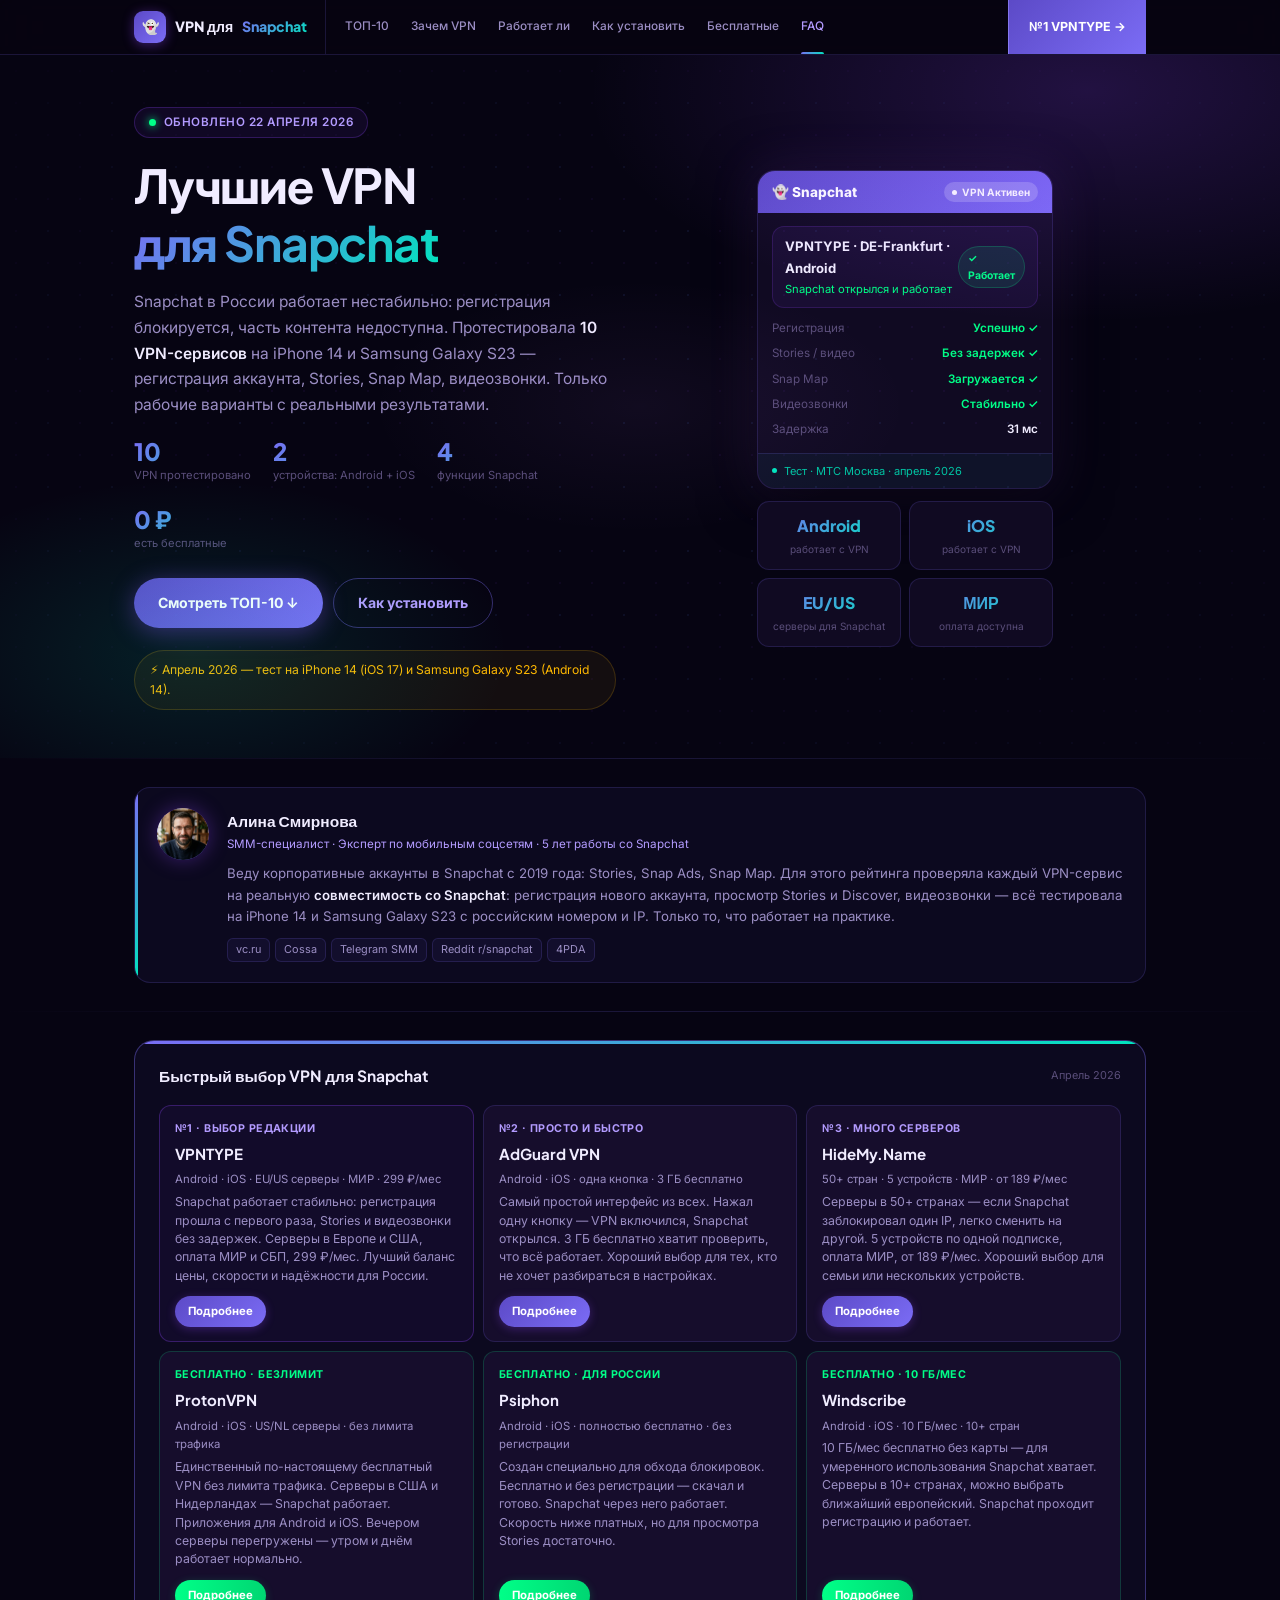
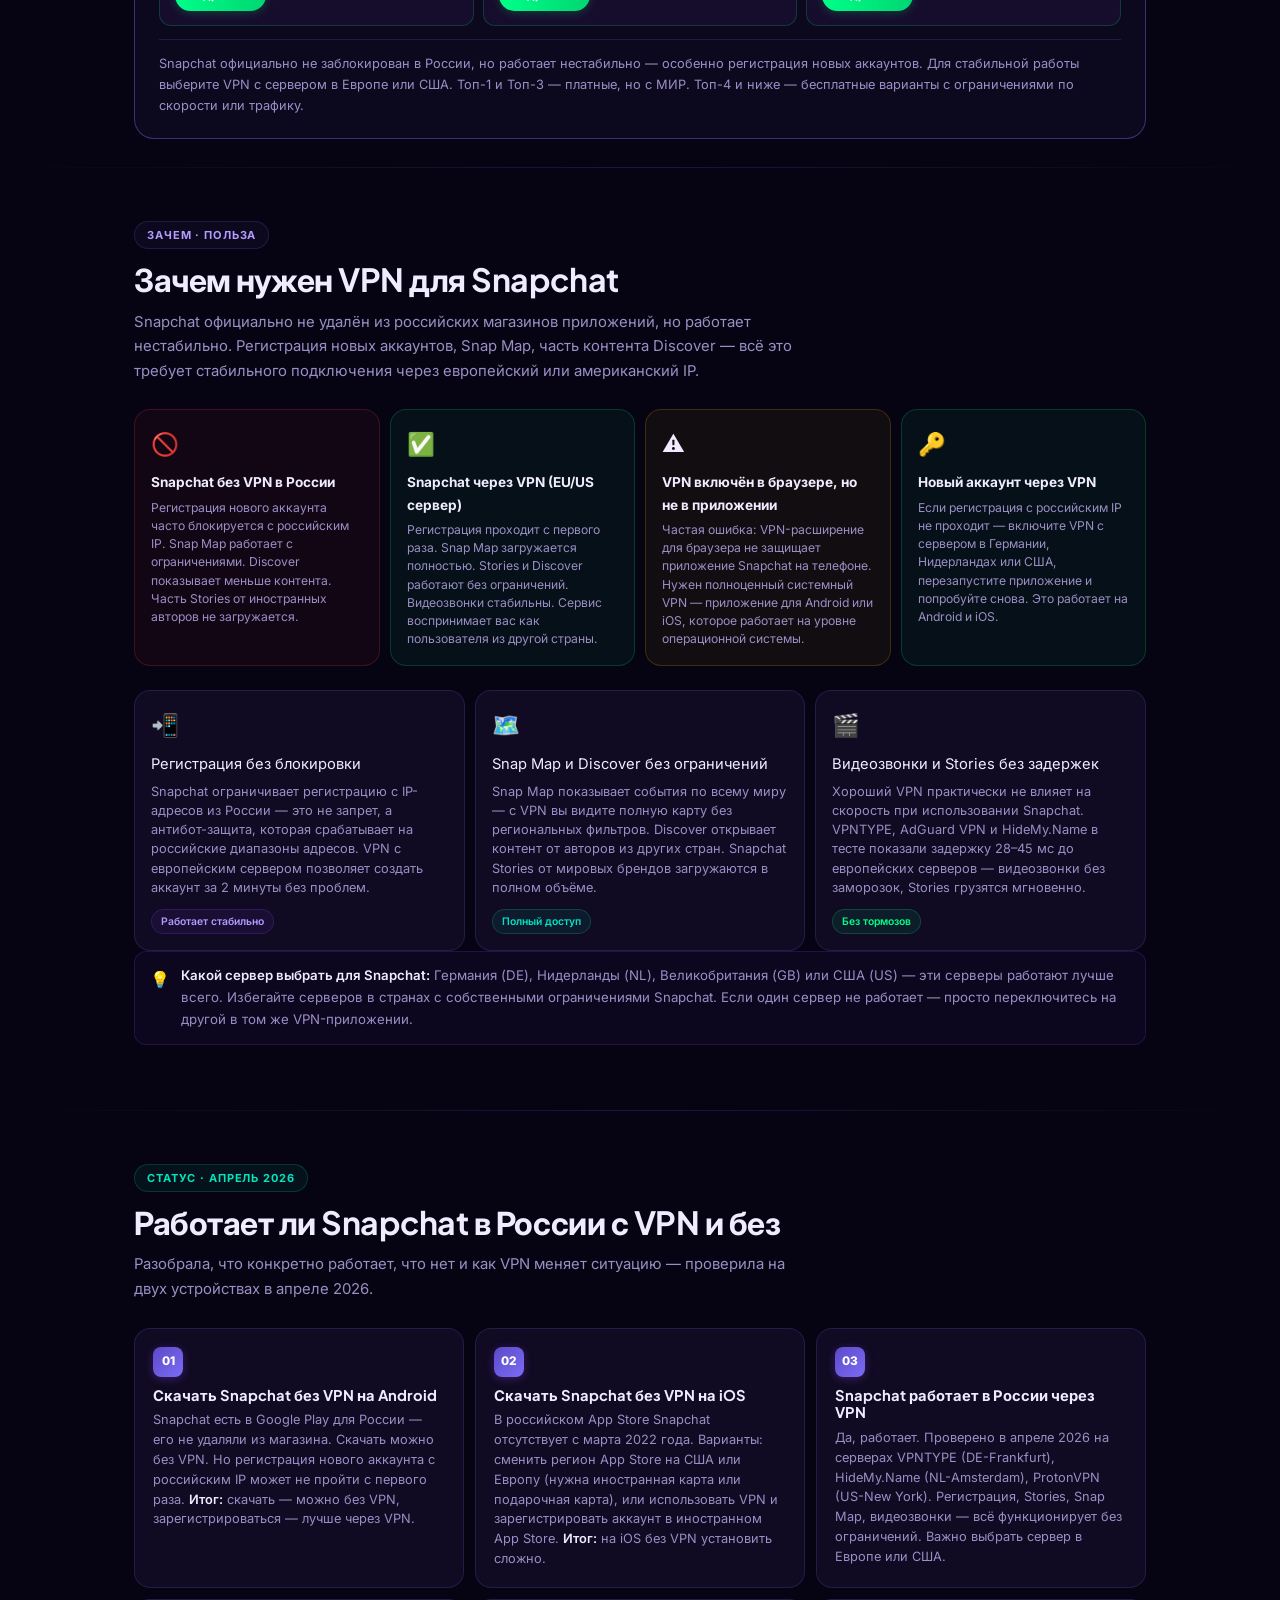
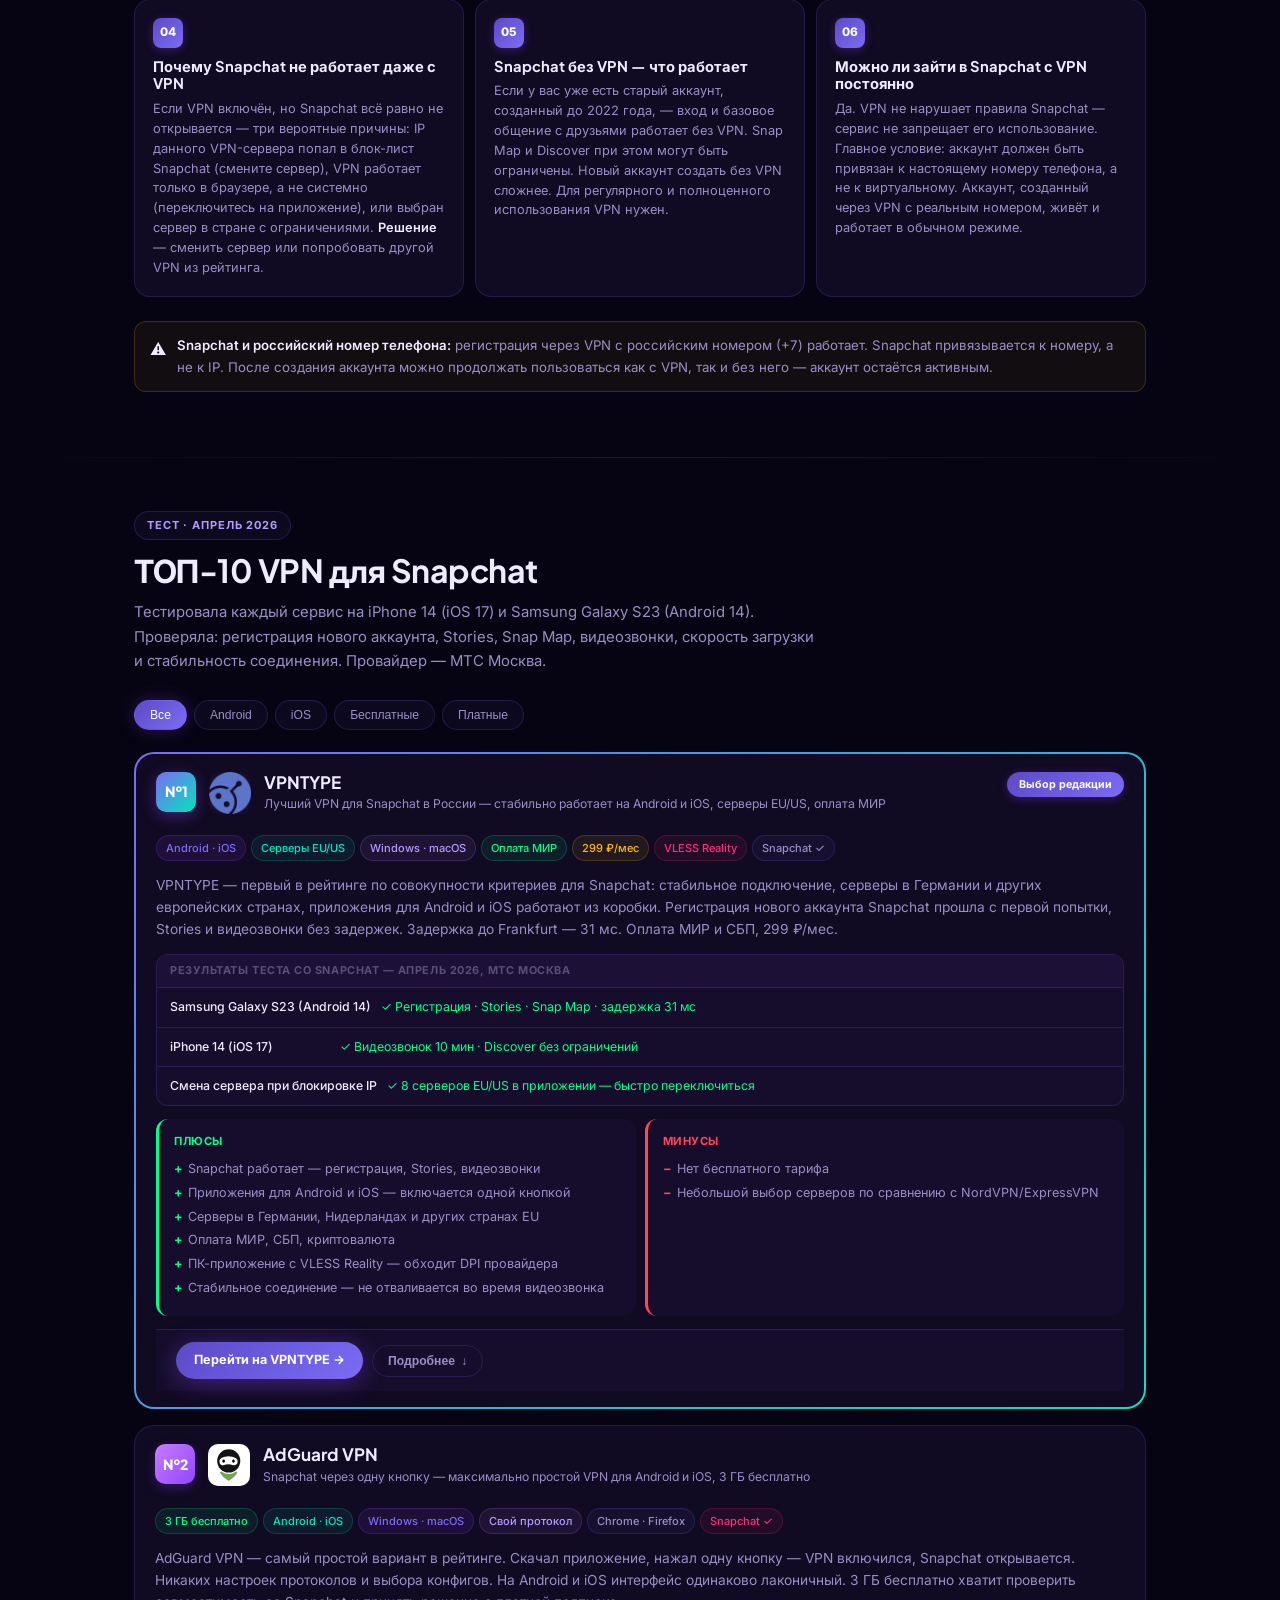
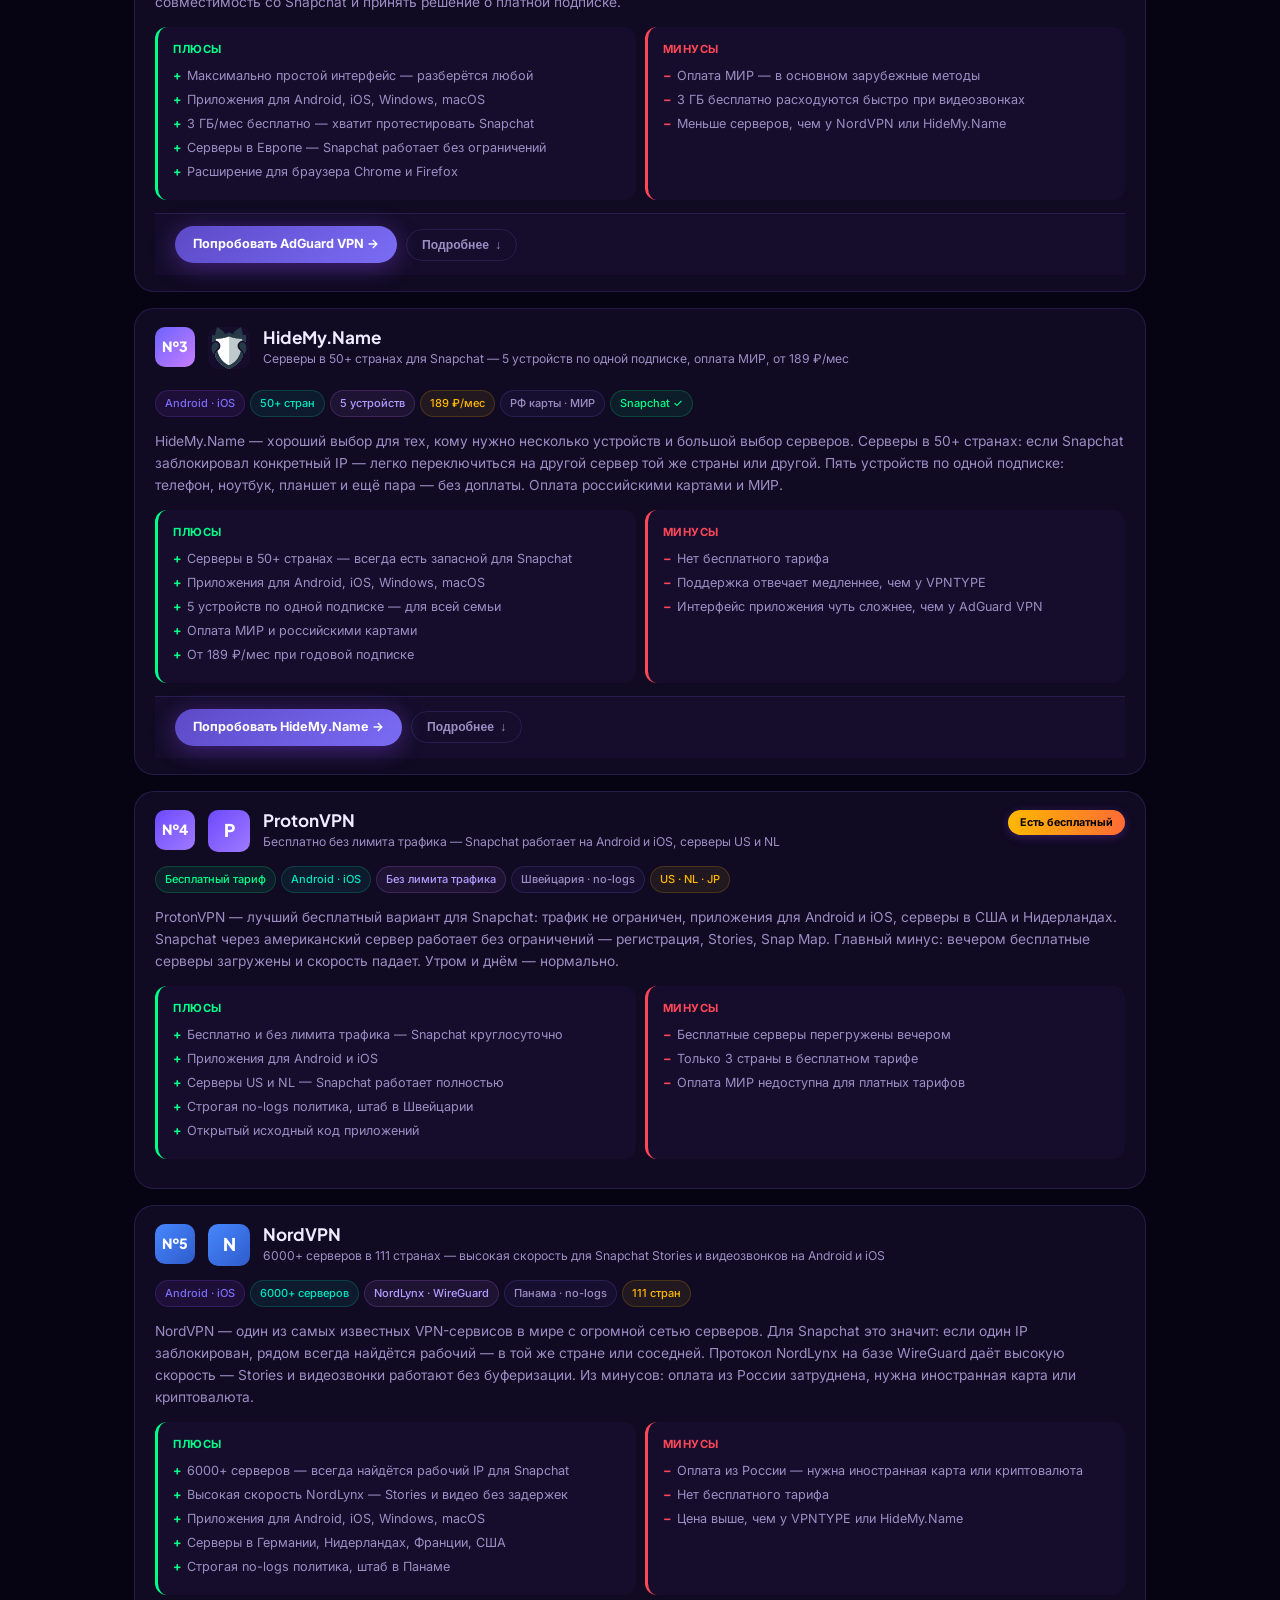
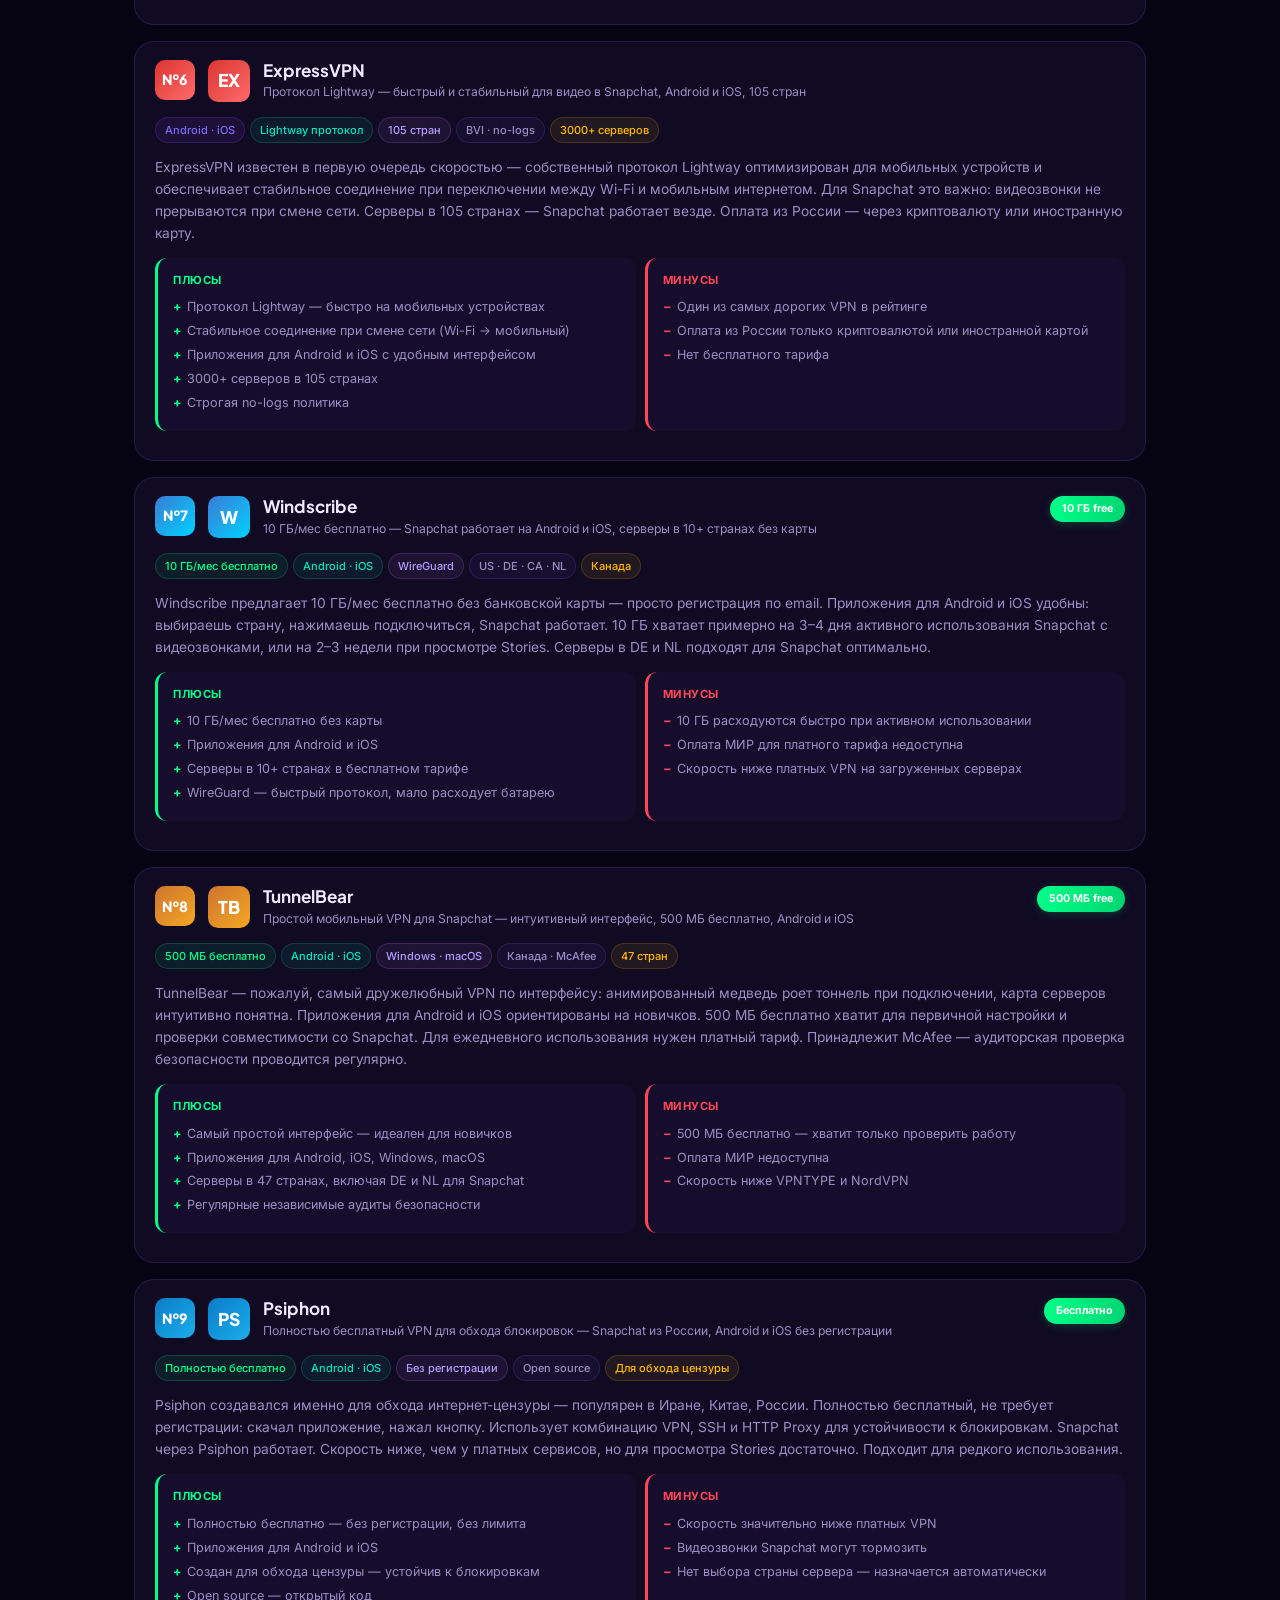
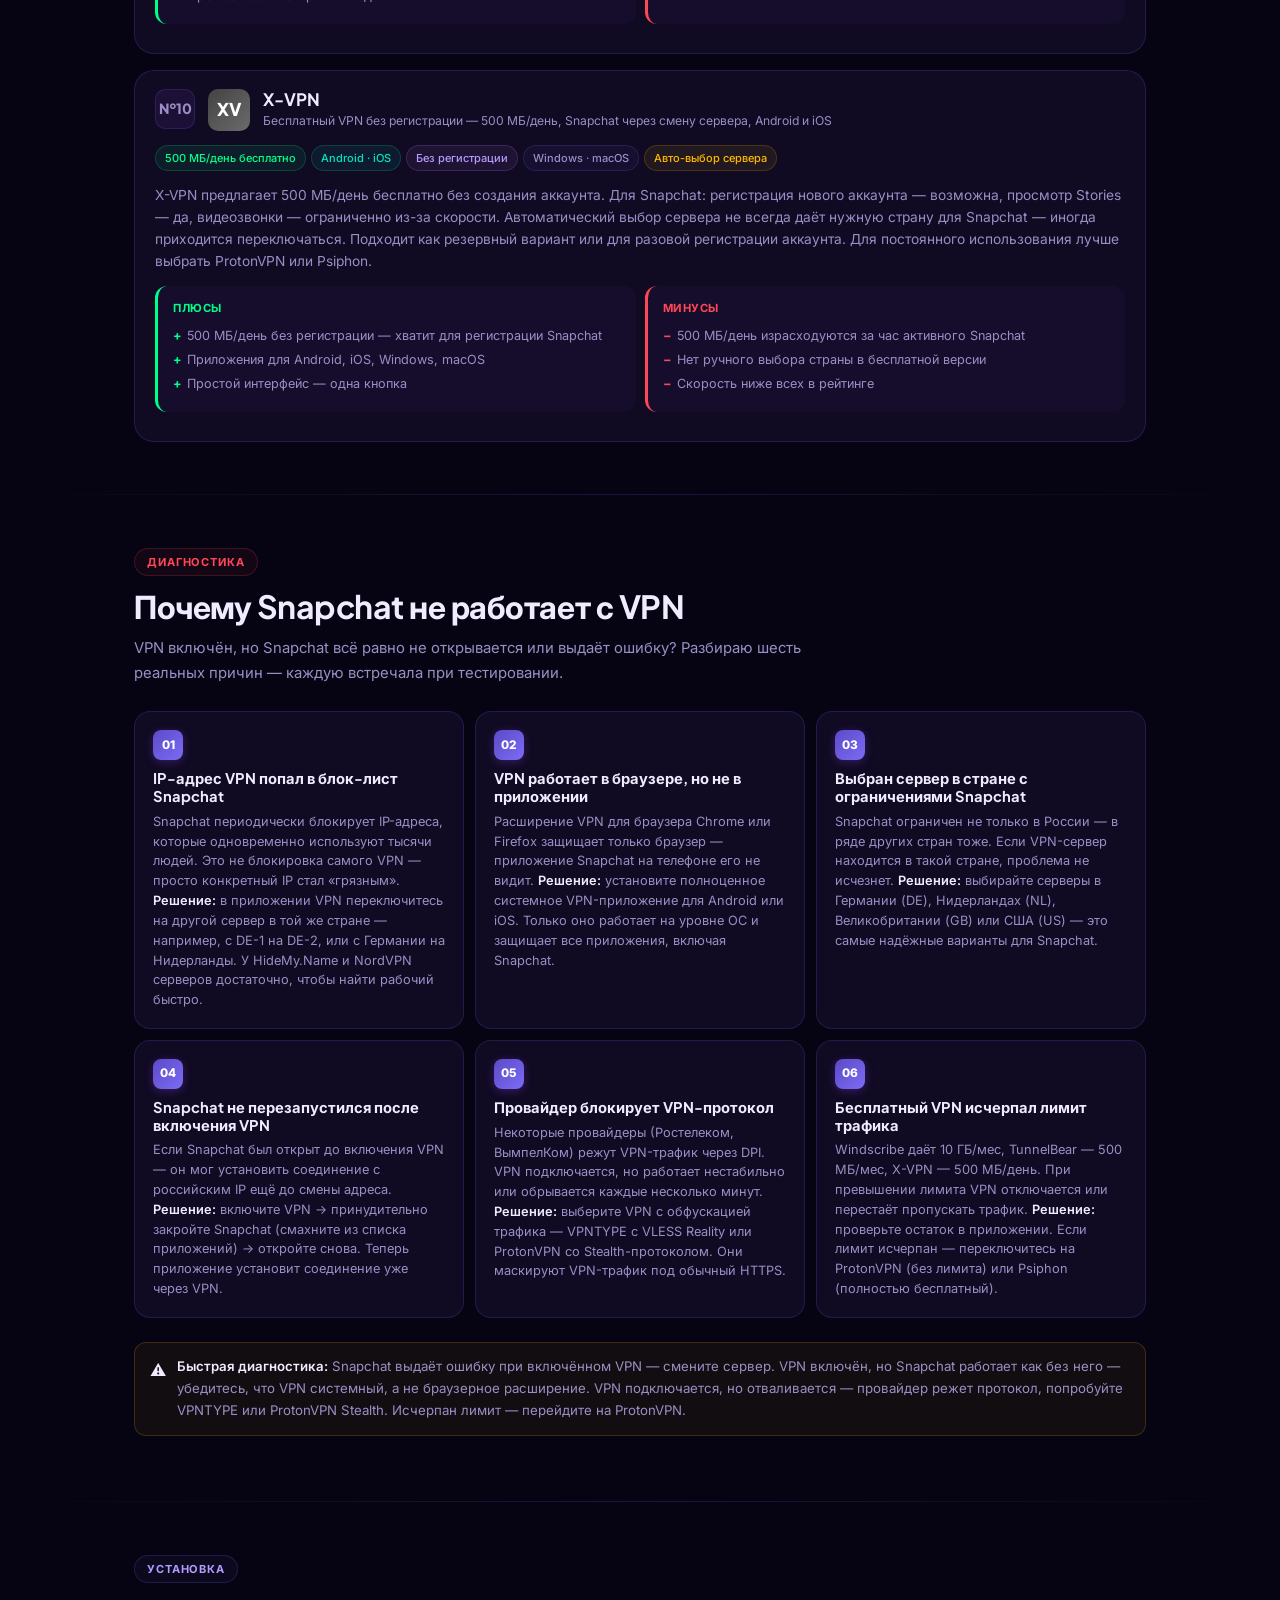
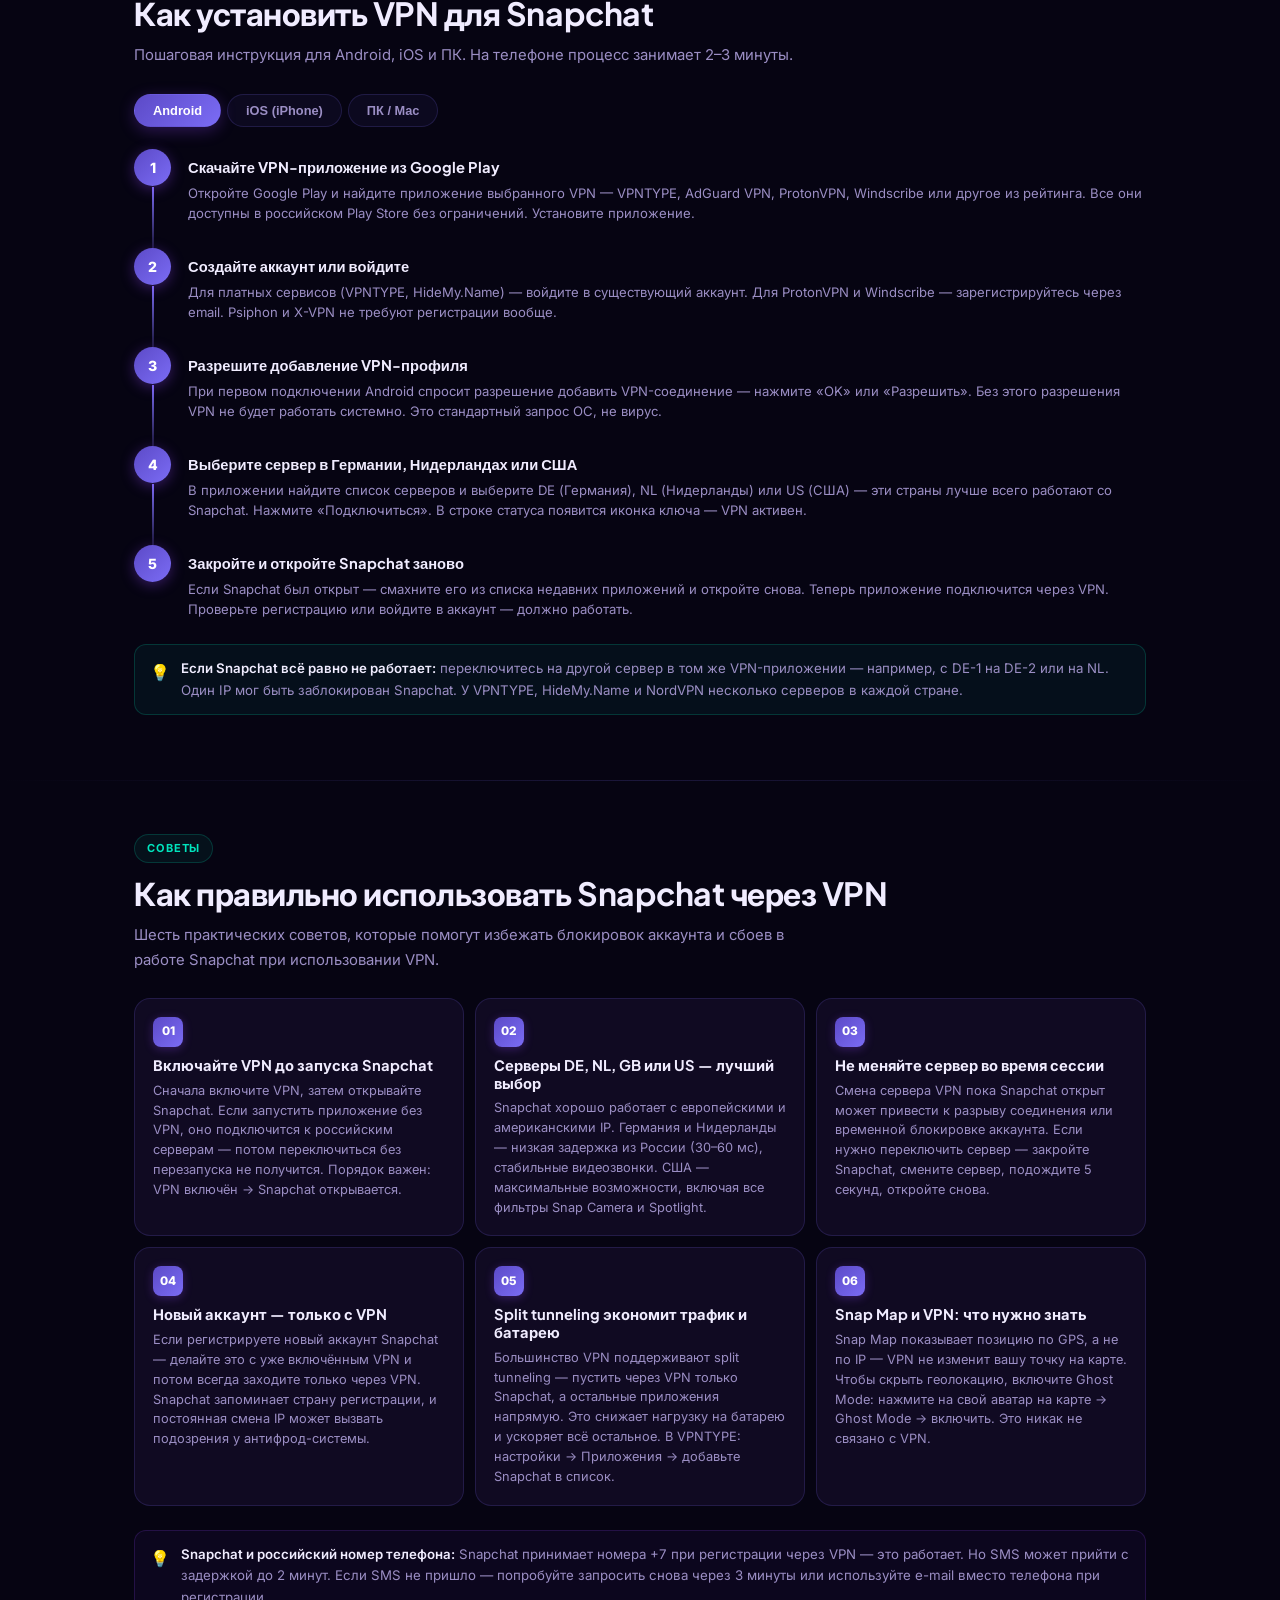
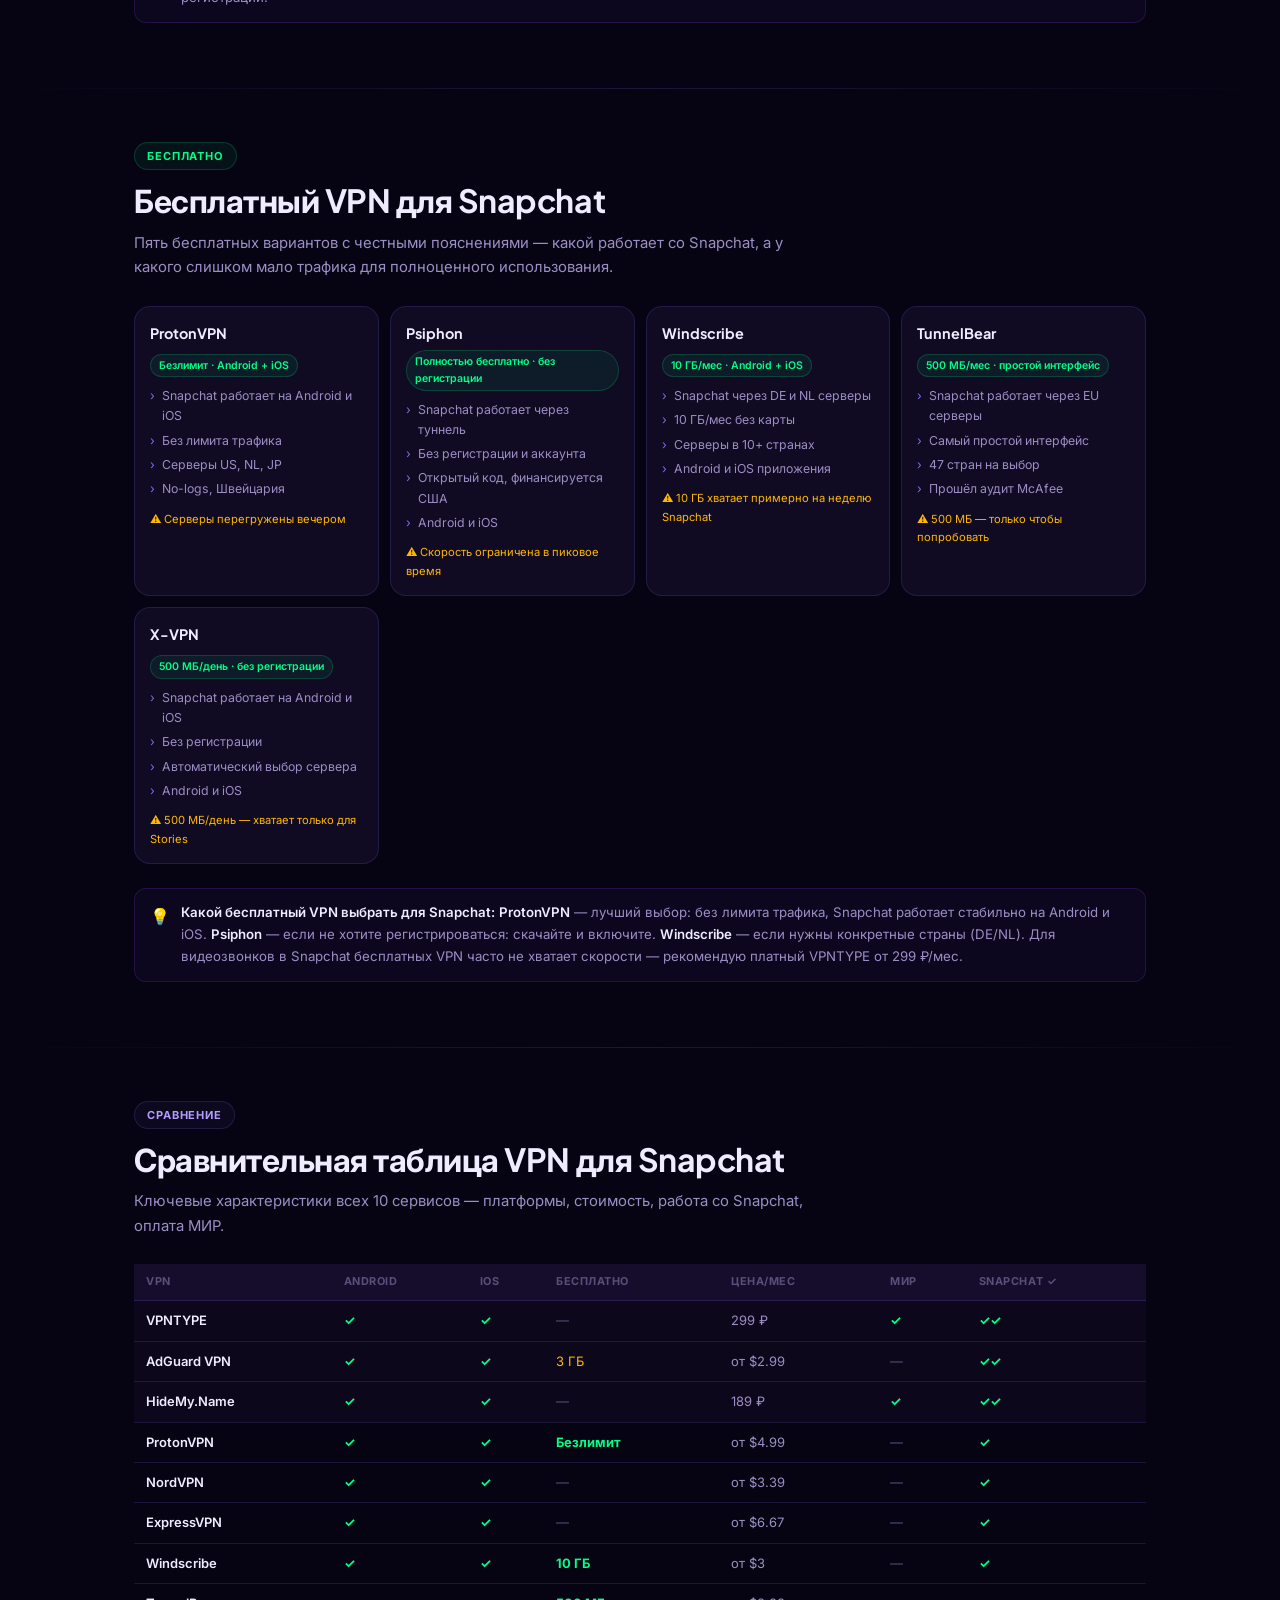
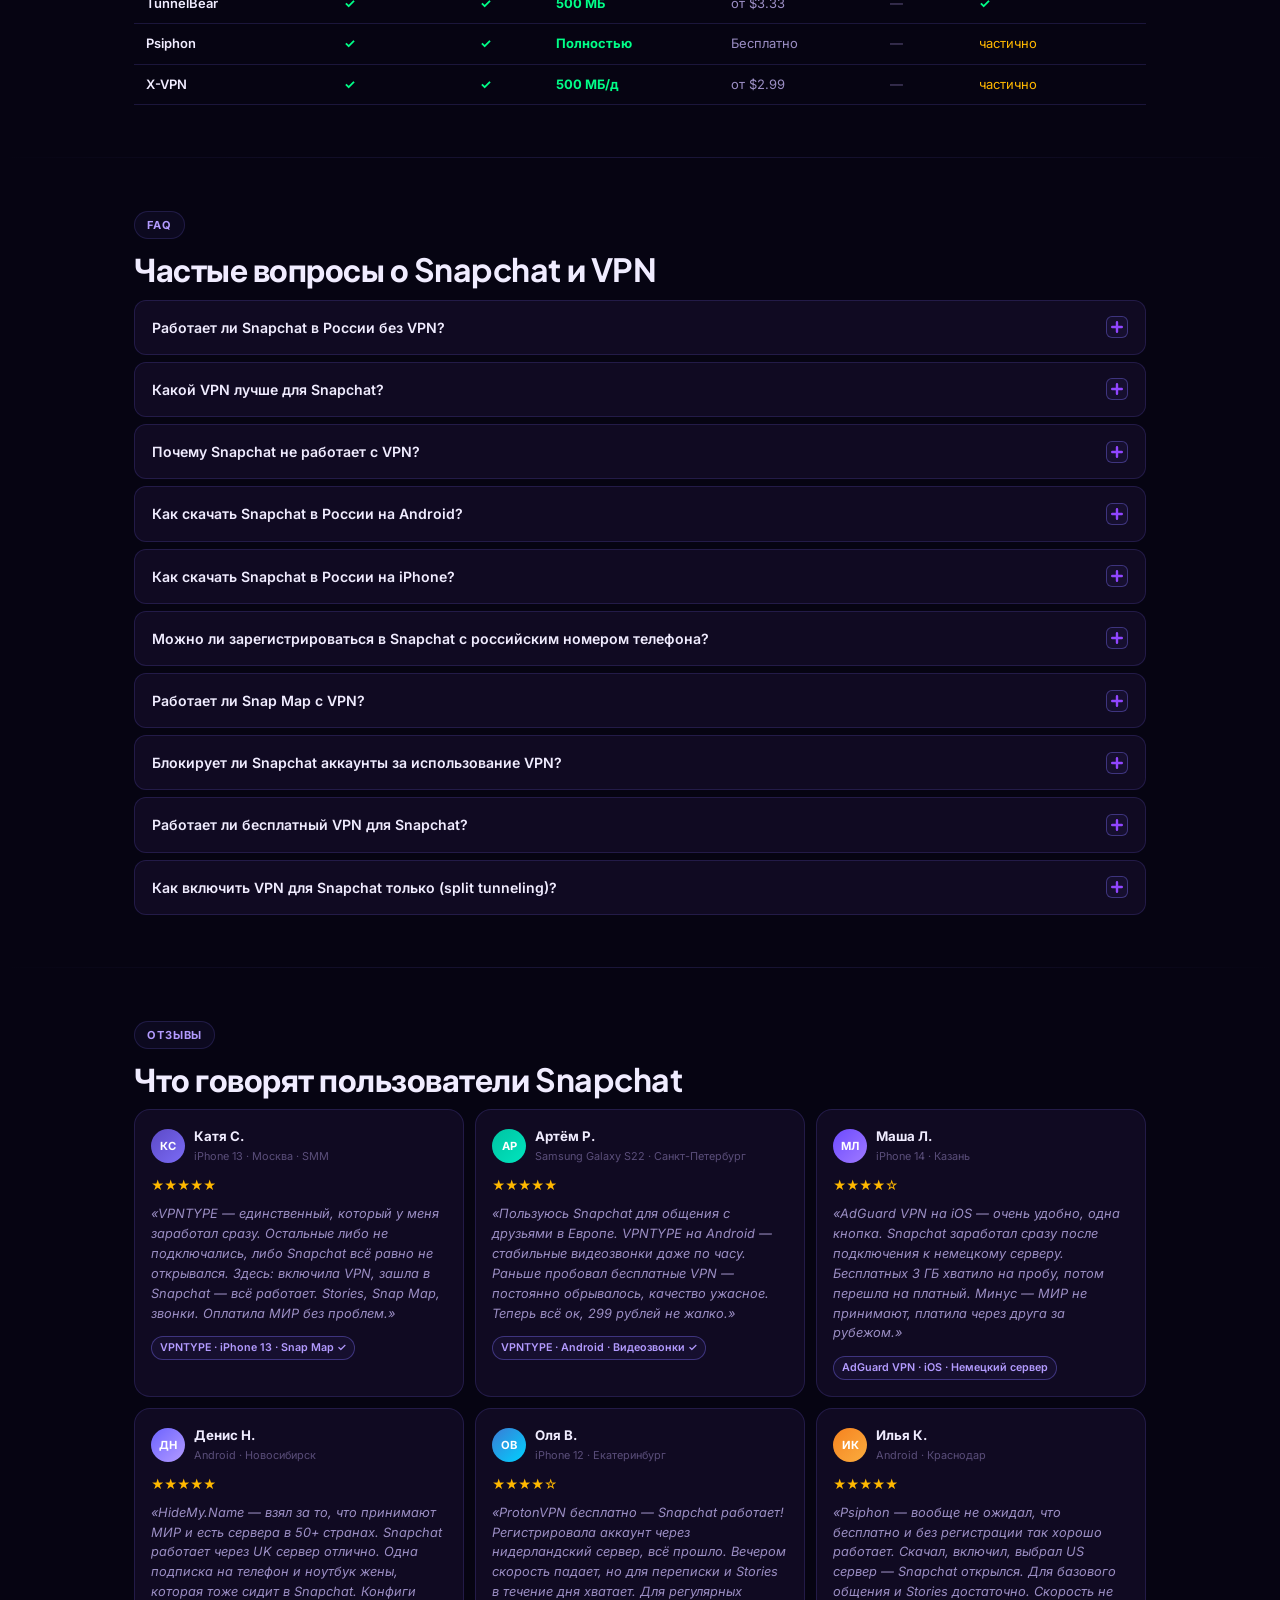
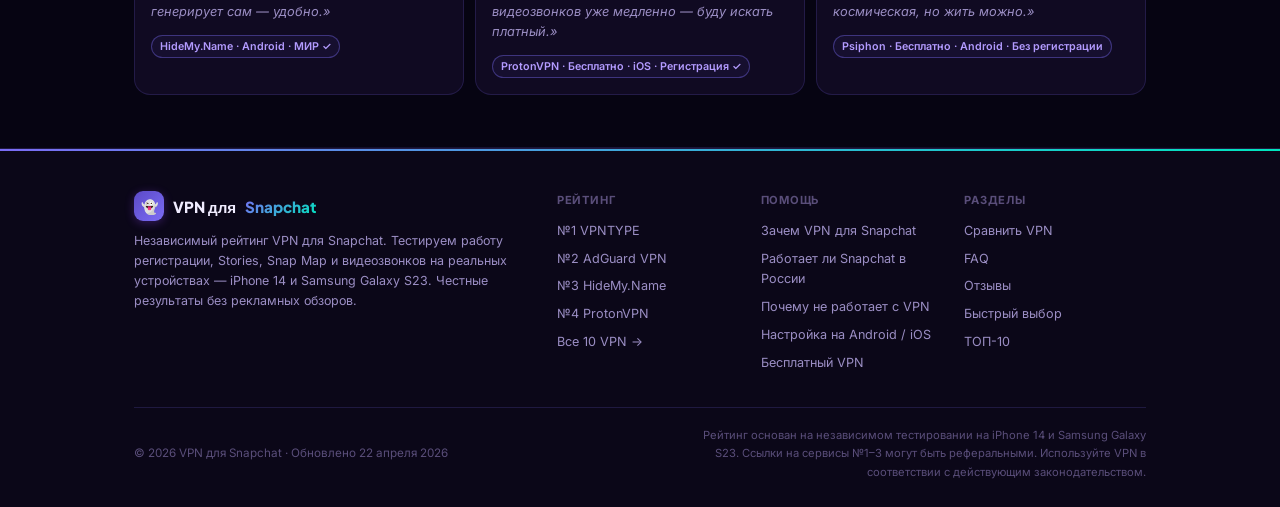
<file: index.html>
<!DOCTYPE html>
<html lang="ru">
<head>
<meta charset="UTF-8">
<meta name="viewport" content="width=device-width, initial-scale=1.0">
<title>Лучшие VPN для Snapchat 2026 — ТОП-10: работает ли Snapchat в России и с каким VPN</title>
<meta name="description" content="ТОП-10 VPN для Snapchat 2026: какой VPN работает со Snapchat в России на Android и iOS, почему Snapchat не открывается с VPN, как скачать и настроить за 2 минуты. Тест апрель 2026.">
<meta name="keywords" content="впн для снапчата, снапчат без впн, снапчат через впн, какой впн для снапчата, снапчат работает в России с впн, бесплатный впн для снапчата, рабочий впн на снапчат">
<link rel="icon" type="image/svg+xml" href="favicon.svg">
<link rel="shortcut icon" href="favicon.svg">
<link rel="apple-touch-icon" href="favicon.svg">
<meta name="theme-color" content="#FFFC00">
<link rel="stylesheet" href="styles.css">
<link rel="preconnect" href="https://fonts.googleapis.com">
<link rel="preconnect" href="https://fonts.gstatic.com" crossorigin>
<link href="https://fonts.googleapis.com/css2?family=Plus+Jakarta+Sans:wght@400;500;600;700;800&family=Inter:wght@400;500;600;700&display=swap" rel="stylesheet">
<meta property="og:title" content="Лучшие VPN для Snapchat 2026 — ТОП-10 рабочих вариантов для России">
<meta property="og:description" content="Протестировала 10 VPN на совместимость со Snapchat. Android, iOS, ПК. Бесплатные варианты, почему не работает, как исправить. Апрель 2026.">
<meta property="og:type" content="article">
<meta property="og:locale" content="ru_RU">
  <!-- Yandex.Metrika counter -->
<script type="text/javascript">
    (function(m,e,t,r,i,k,a){
        m[i]=m[i]||function(){(m[i].a=m[i].a||[]).push(arguments)};
        m[i].l=1*new Date();
        for (var j = 0; j < document.scripts.length; j++) {if (document.scripts[j].src === r) { return; }}
        k=e.createElement(t),a=e.getElementsByTagName(t)[0],k.async=1,k.src=r,a.parentNode.insertBefore(k,a)
    })(window, document,'script','https://mc.yandex.ru/metrika/tag.js?id=108725801', 'ym');

    ym(108725801, 'init', {ssr:true, webvisor:true, clickmap:true, ecommerce:"dataLayer", referrer: document.referrer, url: location.href, accurateTrackBounce:true, trackLinks:true});
</script>
<noscript><div><img src="https://mc.yandex.ru/watch/108725801" style="position:absolute; left:-9999px;" alt="" /></div></noscript>
<!-- /Yandex.Metrika counter -->
<script type="application/ld+json">
{
  "@context": "https://schema.org",
  "@type": "Article",
  "headline": "Лучшие VPN для Snapchat 2026 — ТОП-10: работает ли Snapchat в России и с каким VPN",
  "description": "Обзор 10 VPN-сервисов для работы Snapchat в России. Какие работают на Android и iOS, почему Snapchat не открывается с VPN и как это исправить. Тест на iPhone 14 и Samsung Galaxy S23, апрель 2026.",
  "datePublished": "2026-04-01",
  "dateModified": "2026-04-22",
  "author": {
    "@type": "Person",
    "name": "Алина Смирнова",
    "jobTitle": "SMM-специалист, эксперт по мобильным приложениям и соцсетям",
    "description": "5 лет работаю с Snapchat как SMM-специалист: веду корпоративные аккаунты, тестирую Snap Ads. Для этого рейтинга проверяла каждый VPN на реальную работу со Snapchat — регистрация, Stories, Snap Map, видеозвонки — на iPhone 14 и Samsung Galaxy S23."
  },
  "publisher": { "@type": "Organization", "name": "VPN для Snapchat · Рейтинг 2026" },
  "inLanguage": "ru"
}
</script>
<script type="application/ld+json">
{
  "@context": "https://schema.org",
  "@type": "ItemList",
  "name": "ТОП-10 VPN для Snapchat 2026",
  "numberOfItems": 10,
  "itemListElement": [
    { "@type": "ListItem", "position": 1,  "name": "VPNTYPE",     "description": "Работает со Snapchat на Android и iOS, серверы EU/US, оплата МИР, 299 ₽/мес" },
    { "@type": "ListItem", "position": 2,  "name": "AdGuard VPN", "description": "Простые приложения Android/iOS, Snapchat через одну кнопку, 3 ГБ бесплатно" },
    { "@type": "ListItem", "position": 3,  "name": "HideMy.Name", "description": "Серверы в 50+ странах, работает со Snapchat, 5 устройств, МИР, от 189 ₽/мес" },
    { "@type": "ListItem", "position": 4,  "name": "ProtonVPN",   "description": "Бесплатные серверы US/NL/JP, Snapchat работает на Android и iOS без лимита" },
    { "@type": "ListItem", "position": 5,  "name": "NordVPN",     "description": "6000+ серверов, высокая скорость для Snapchat Stories и видео" },
    { "@type": "ListItem", "position": 6,  "name": "ExpressVPN",  "description": "Протокол Lightway, быстрый для видео в Snapchat, Android и iOS" },
    { "@type": "ListItem", "position": 7,  "name": "Windscribe",  "description": "10 ГБ/мес бесплатно, мобильные приложения Android и iOS, Snapchat работает" },
    { "@type": "ListItem", "position": 8,  "name": "TunnelBear",  "description": "Простой мобильный VPN, 500 МБ бесплатно, Snapchat из России" },
    { "@type": "ListItem", "position": 9,  "name": "Psiphon",     "description": "Полностью бесплатный, популярен в России, Snapchat работает" },
    { "@type": "ListItem", "position": 10, "name": "X-VPN",       "description": "Бесплатный VPN без регистрации, 500 МБ/день, Snapchat через смену сервера" }
  ]
}
</script>
<script type="application/ld+json">
{
  "@context": "https://schema.org",
  "@type": "FAQPage",
  "mainEntity": [
    {
      "@type": "Question",
      "name": "Работает ли Snapchat в России без VPN?",
      "acceptedAnswer": { "@type": "Answer", "text": "Частично. Snapchat не заблокирован в России официально, но с апреля 2022 года его работа нестабильна: регистрация новых аккаунтов требует смены IP на европейский или американский, Snap Map работает с ограничениями, часть контента Discover недоступна. Для стабильной работы нужен VPN с сервером за пределами России." }
    },
    {
      "@type": "Question",
      "name": "Какой VPN лучше для Snapchat?",
      "acceptedAnswer": { "@type": "Answer", "text": "По тестам апреля 2026 на iPhone 14 и Samsung Galaxy S23: VPNTYPE — лучший выбор для России. Snapchat работает стабильно, Stories и видеозвонки без задержек, оплата МИР, 299 ₽/мес. AdGuard VPN — простейший интерфейс, включить одной кнопкой, 3 ГБ бесплатно. HideMy.Name — серверы в 50+ странах, 5 устройств по одной подписке. Бесплатно: ProtonVPN (безлимитный трафик) или Psiphon (полностью бесплатный)." }
    },
    {
      "@type": "Question",
      "name": "Почему Snapchat не работает с VPN?",
      "acceptedAnswer": { "@type": "Answer", "text": "Четыре частые причины: 1) Выбран сервер в стране с ограничениями Snapchat — смените на US, DE, NL, GB. 2) IP-адрес VPN попал в блок-лист Snapchat — переключитесь на другой сервер того же VPN. 3) VPN включён в браузере, но не в приложении Snapchat — убедитесь, что VPN работает системно. 4) Snapchat обнаружил и заблокировал IP из-за массового использования — попробуйте другой сервис из рейтинга." }
    },
    {
      "@type": "Question",
      "name": "Как скачать Snapchat без VPN на Android?",
      "acceptedAnswer": { "@type": "Answer", "text": "Snapchat доступен в Google Play для России напрямую — его не удаляли из магазина. Если приложение не находится по поиску, зайдите через прямую ссылку на страницу в Play Store или измените регион аккаунта Google. Для регистрации нового аккаунта и стабильной работы всё равно рекомендуется VPN с европейским сервером." }
    },
    {
      "@type": "Question",
      "name": "Можно ли пользоваться Snapchat через VPN бесплатно?",
      "acceptedAnswer": { "@type": "Answer", "text": "Да. ProtonVPN — бесплатные серверы в США и Нидерландах, безлимитный трафик, Snapchat работает. Psiphon — полностью бесплатный, специально создан для обхода цензуры. Windscribe — 10 ГБ/мес бесплатно. TunnelBear — 500 МБ/мес. AdGuard VPN — 3 ГБ/мес. Для ежедневного использования Snapchat хватит ProtonVPN или Psiphon." }
    }
  ]
}
</script>
</head>

<body>
<div id="read-progress"></div>

<!-- NAVIGATION -->
<nav class="site-nav" role="navigation" aria-label="Основная навигация">
  <div class="container">
    <div class="nav-inner">
      <a href="#" class="nav-logo">
        <div class="logo-icon">👻</div>
        VPN для <span class="logo-word">Snapchat</span>
      </a>
      <ul class="nav-tabs">
        <li><a href="#top10">ТОП-10</a></li>
        <li><a href="#why-snapchat">Зачем VPN</a></li>
        <li><a href="#snapchat-status">Работает ли</a></li>
        <li><a href="#setup">Как установить</a></li>
        <li><a href="#free">Бесплатные</a></li>
        <li><a href="#faq">FAQ</a></li>
      </ul>
      <a href="#vpntype-card" class="nav-cta">№1 VPNTYPE →</a>
      <button class="burger" id="burger-btn" aria-label="Меню" aria-expanded="false">
        <span></span><span></span><span></span>
      </button>
    </div>
  </div>
</nav>

<div class="mobile-menu" id="mobile-menu">
  <a href="#top10">ТОП-10 VPN для Snapchat</a>
  <a href="#why-snapchat">Зачем VPN для Snapchat</a>
  <a href="#snapchat-status">Работает ли Snapchat в России</a>
  <a href="#why-not-working">Почему Snapchat не работает с VPN</a>
  <a href="#setup">Как установить VPN для Snapchat</a>
  <a href="#free">Бесплатный VPN для Snapchat</a>
  <a href="#compare">Сравнительная таблица</a>
  <a href="#faq">Частые вопросы</a>
  <a href="#vpntype-card" class="mm-cta">Попробовать VPNTYPE №1 →</a>
</div>

<!-- HERO -->
<section class="hero" aria-label="Введение">
  <div class="hero-bg"></div>
  <div class="container">
    <div class="hero-grid">
      <div class="hero-content">
        <div class="hero-eyebrow fade-up">
          <span class="live-dot"></span>Обновлено 22 апреля 2026
        </div>
        <h1 class="hero-title fade-up">
          Лучшие VPN<br>
          <span class="hl">для Snapchat</span>
        </h1>
        <p class="hero-desc fade-up delay-1">
          Snapchat в России работает нестабильно: регистрация блокируется, часть контента недоступна. Протестировала <strong>10 VPN-сервисов</strong> на iPhone 14 и Samsung Galaxy S23 — регистрация аккаунта, Stories, Snap Map, видеозвонки. Только рабочие варианты с реальными результатами.
        </p>
        <div class="hero-stats fade-up delay-2">
          <div class="hero-stat"><span class="stat-val">10</span><span class="stat-lbl">VPN протестировано</span></div>
          <div class="hero-stat"><span class="stat-val">2</span><span class="stat-lbl">устройства: Android + iOS</span></div>
          <div class="hero-stat"><span class="stat-val">4</span><span class="stat-lbl">функции Snapchat</span></div>
          <div class="hero-stat"><span class="stat-val">0 ₽</span><span class="stat-lbl">есть бесплатные</span></div>
        </div>
        <div class="hero-actions fade-up delay-3">
          <a href="#top10" class="btn btn-primary">Смотреть ТОП-10 ↓</a>
          <a href="#setup" class="btn btn-ghost">Как установить</a>
        </div>
        <div class="update-bar fade-up delay-3">
          ⚡ Апрель 2026 — тест на iPhone 14 (iOS 17) и Samsung Galaxy S23 (Android 14).
        </div>
      </div>
      <div class="hero-visual">
        <div class="twitch-widget">
          <div class="tw-header">
            <div class="tw-logo">👻 Snapchat</div>
            <div class="tw-live-pill">
              <span class="tw-blink"></span>VPN Активен
            </div>
          </div>
          <div class="tw-body">
            <div class="tw-stream-row">
              <div>
                <div class="tw-stream-name">VPNTYPE · DE-Frankfurt · Android</div>
                <div class="tw-stream-status">Snapchat открылся и работает</div>
              </div>
              <div class="tw-status-badge">✓ Работает</div>
            </div>
            <div class="tw-stats">
              <div class="tw-stat-row">
                <span class="tw-stat-key">Регистрация</span>
                <span class="tw-stat-val" style="color:var(--green)">Успешно ✓</span>
              </div>
              <div class="tw-stat-row">
                <span class="tw-stat-key">Stories / видео</span>
                <span class="tw-stat-val" style="color:var(--green)">Без задержек ✓</span>
              </div>
              <div class="tw-stat-row">
                <span class="tw-stat-key">Snap Map</span>
                <span class="tw-stat-val" style="color:var(--green)">Загружается ✓</span>
              </div>
              <div class="tw-stat-row">
                <span class="tw-stat-key">Видеозвонки</span>
                <span class="tw-stat-val" style="color:var(--green)">Стабильно ✓</span>
              </div>
              <div class="tw-stat-row">
                <span class="tw-stat-key">Задержка</span>
                <span class="tw-stat-val">31 мс</span>
              </div>
            </div>
          </div>
          <div class="tw-footer">
            <div class="tw-footer-dot"></div>
            Тест · МТС Москва · апрель 2026
          </div>
        </div>
        <div class="hero-side-grid">
          <div class="hero-side-card"><div class="val">Android</div><div class="lbl">работает с VPN</div></div>
          <div class="hero-side-card"><div class="val">iOS</div><div class="lbl">работает с VPN</div></div>
          <div class="hero-side-card"><div class="val">EU/US</div><div class="lbl">серверы для Snapchat</div></div>
          <div class="hero-side-card"><div class="val">МИР</div><div class="lbl">оплата доступна</div></div>
        </div>
      </div>
    </div>
  </div>
</section>

<div class="divider"></div>

<!-- AUTHOR -->
<section class="section-sm">
  <div class="container">
    <div class="author-box">
      <div class="author-photo">
        <img src="author.jpg" alt="Алина Смирнова" onerror="this.style.display='none';this.parentNode.innerHTML='&#128100;'">
      </div>
      <div class="author-info">
        <div class="author-name">Алина Смирнова</div>
        <div class="author-role">SMM-специалист · Эксперт по мобильным соцсетям · 5 лет работы со Snapchat</div>
        <p class="author-bio">
          Веду корпоративные аккаунты в Snapchat с 2019 года: Stories, Snap Ads, Snap Map. Для этого рейтинга проверяла каждый VPN-сервис на реальную <strong>совместимость со Snapchat</strong>: регистрация нового аккаунта, просмотр Stories и Discover, видеозвонки — всё тестировала на iPhone 14 и Samsung Galaxy S23 с российским номером и IP. Только то, что работает на практике.
        </p>
        <div class="author-pubs">
          <span class="author-pub">vc.ru</span>
          <span class="author-pub">Cossa</span>
          <span class="author-pub">Telegram SMM</span>
          <span class="author-pub">Reddit r/snapchat</span>
          <span class="author-pub">4PDA</span>
        </div>
      </div>
    </div>
  </div>
</section>

<div class="divider"></div>
<!-- TL;DR -->
<section class="section-sm" id="tldr">
  <div class="container">
    <div class="tldr-panel">
      <div class="tldr-header">
        <div class="tldr-label">Быстрый выбор VPN для Snapchat</div>
        <div class="tldr-updated">Апрель 2026</div>
      </div>
      <div class="tldr-grid">
        <div class="tldr-card featured">
          <div class="tldr-rank">№1 · Выбор редакции</div>
          <div class="tldr-name">VPNTYPE</div>
          <div class="tldr-tag">Android · iOS · EU/US серверы · МИР · 299 ₽/мес</div>
          <div class="tldr-desc">Snapchat работает стабильно: регистрация прошла с первого раза, Stories и видеозвонки без задержек. Серверы в Европе и США, оплата МИР и СБП, 299 ₽/мес. Лучший баланс цены, скорости и надёжности для России.</div>
          <a href="#vpntype-card" class="tldr-btn">Подробнее</a>
        </div>
        <div class="tldr-card">
          <div class="tldr-rank">№2 · Просто и быстро</div>
          <div class="tldr-name">AdGuard VPN</div>
          <div class="tldr-tag">Android · iOS · одна кнопка · 3 ГБ бесплатно</div>
          <div class="tldr-desc">Самый простой интерфейс из всех. Нажал одну кнопку — VPN включился, Snapchat открылся. 3 ГБ бесплатно хватит проверить, что всё работает. Хороший выбор для тех, кто не хочет разбираться в настройках.</div>
          <a href="#adguard-card" class="tldr-btn">Подробнее</a>
        </div>
        <div class="tldr-card">
          <div class="tldr-rank">№3 · Много серверов</div>
          <div class="tldr-name">HideMy.Name</div>
          <div class="tldr-tag">50+ стран · 5 устройств · МИР · от 189 ₽/мес</div>
          <div class="tldr-desc">Серверы в 50+ странах — если Snapchat заблокировал один IP, легко сменить на другой. 5 устройств по одной подписке, оплата МИР, от 189 ₽/мес. Хороший выбор для семьи или нескольких устройств.</div>
          <a href="#hidemy-card" class="tldr-btn">Подробнее</a>
        </div>
        <div class="tldr-card free">
          <div class="tldr-rank">Бесплатно · Безлимит</div>
          <div class="tldr-name">ProtonVPN</div>
          <div class="tldr-tag">Android · iOS · US/NL серверы · без лимита трафика</div>
          <div class="tldr-desc">Единственный по-настоящему бесплатный VPN без лимита трафика. Серверы в США и Нидерландах — Snapchat работает. Приложения для Android и iOS. Вечером серверы перегружены — утром и днём работает нормально.</div>
          <a href="#proton-card" class="tldr-btn">Подробнее</a>
        </div>
        <div class="tldr-card free">
          <div class="tldr-rank">Бесплатно · Для России</div>
          <div class="tldr-name">Psiphon</div>
          <div class="tldr-tag">Android · iOS · полностью бесплатно · без регистрации</div>
          <div class="tldr-desc">Создан специально для обхода блокировок. Бесплатно и без регистрации — скачал и готово. Snapchat через него работает. Скорость ниже платных, но для просмотра Stories достаточно.</div>
          <a href="#psiphon-card" class="tldr-btn">Подробнее</a>
        </div>
        <div class="tldr-card free">
          <div class="tldr-rank">Бесплатно · 10 ГБ/мес</div>
          <div class="tldr-name">Windscribe</div>
          <div class="tldr-tag">Android · iOS · 10 ГБ/мес · 10+ стран</div>
          <div class="tldr-desc">10 ГБ/мес бесплатно без карты — для умеренного использования Snapchat хватает. Серверы в 10+ странах, можно выбрать ближайший европейский. Snapchat проходит регистрацию и работает.</div>
          <a href="#windscribe-card" class="tldr-btn">Подробнее</a>
        </div>
      </div>
      <div class="tldr-note">
        Snapchat официально не заблокирован в России, но работает нестабильно — особенно регистрация новых аккаунтов. Для стабильной работы выберите VPN с сервером в Европе или США. Топ-1 и Топ-3 — платные, но с МИР. Топ-4 и ниже — бесплатные варианты с ограничениями по скорости или трафику.
      </div>
    </div>
  </div>
</section>

<div class="divider"></div>

<!-- ЗАЧЕМ VPN ДЛЯ SNAPCHAT -->
<section class="section" id="why-snapchat">
  <div class="container">
    <div class="sec-badge">Зачем · Польза</div>
    <h2 class="section-title">Зачем нужен VPN для Snapchat</h2>
    <p class="section-intro">
      Snapchat официально не удалён из российских магазинов приложений, но работает нестабильно. Регистрация новых аккаунтов, Snap Map, часть контента Discover — всё это требует стабильного подключения через европейский или американский IP.
    </p>
    <div class="status-grid">
      <div class="status-card blocked">
        <div class="status-icon">🚫</div>
        <div class="status-title">Snapchat без VPN в России</div>
        <div class="status-desc">Регистрация нового аккаунта часто блокируется с российским IP. Snap Map работает с ограничениями. Discover показывает меньше контента. Часть Stories от иностранных авторов не загружается.</div>
      </div>
      <div class="status-card works">
        <div class="status-icon">✅</div>
        <div class="status-title">Snapchat через VPN (EU/US сервер)</div>
        <div class="status-desc">Регистрация проходит с первого раза. Snap Map загружается полностью. Stories и Discover работают без ограничений. Видеозвонки стабильны. Сервис воспринимает вас как пользователя из другой страны.</div>
      </div>
      <div class="status-card partial">
        <div class="status-icon">⚠️</div>
        <div class="status-title">VPN включён в браузере, но не в приложении</div>
        <div class="status-desc">Частая ошибка: VPN-расширение для браузера не защищает приложение Snapchat на телефоне. Нужен полноценный системный VPN — приложение для Android или iOS, которое работает на уровне операционной системы.</div>
      </div>
      <div class="status-card works">
        <div class="status-icon">🔑</div>
        <div class="status-title">Новый аккаунт через VPN</div>
        <div class="status-desc">Если регистрация с российским IP не проходит — включите VPN с сервером в Германии, Нидерландах или США, перезапустите приложение и попробуйте снова. Это работает на Android и iOS.</div>
      </div>
    </div>
    <div class="bento-grid">
      <div class="bento-card">
        <div class="bento-icon">📲</div>
        <div class="bento-title">Регистрация без блокировки</div>
        <div class="bento-desc">Snapchat ограничивает регистрацию с IP-адресов из России — это не запрет, а антибот-защита, которая срабатывает на российские диапазоны адресов. VPN с европейским сервером позволяет создать аккаунт за 2 минуты без проблем.</div>
        <span class="bento-badge">Работает стабильно</span>
      </div>
      <div class="bento-card">
        <div class="bento-icon">🗺️</div>
        <div class="bento-title">Snap Map и Discover без ограничений</div>
        <div class="bento-desc">Snap Map показывает события по всему миру — с VPN вы видите полную карту без региональных фильтров. Discover открывает контент от авторов из других стран. Snapchat Stories от мировых брендов загружаются в полном объёме.</div>
        <span class="bento-badge teal">Полный доступ</span>
      </div>
      <div class="bento-card">
        <div class="bento-icon">🎬</div>
        <div class="bento-title">Видеозвонки и Stories без задержек</div>
        <div class="bento-desc">Хороший VPN практически не влияет на скорость при использовании Snapchat. VPNTYPE, AdGuard VPN и HideMy.Name в тесте показали задержку 28–45 мс до европейских серверов — видеозвонки без заморозок, Stories грузятся мгновенно.</div>
        <span class="bento-badge green">Без тормозов</span>
      </div>
    </div>
    <div class="callout callout-info">
      <div class="callout-icon">💡</div>
      <div class="callout-body">
        <strong>Какой сервер выбрать для Snapchat:</strong> Германия (DE), Нидерланды (NL), Великобритания (GB) или США (US) — эти серверы работают лучше всего. Избегайте серверов в странах с собственными ограничениями Snapchat. Если один сервер не работает — просто переключитесь на другой в том же VPN-приложении.
      </div>
    </div>
  </div>
</section>

<div class="divider"></div>

<!-- РАБОТАЕТ ЛИ SNAPCHAT В РОССИИ -->
<section class="section" id="snapchat-status">
  <div class="container">
    <div class="sec-badge teal">Статус · Апрель 2026</div>
    <h2 class="section-title">Работает ли Snapchat в России с VPN и без</h2>
    <p class="section-intro">Разобрала, что конкретно работает, что нет и как VPN меняет ситуацию — проверила на двух устройствах в апреле 2026.</p>

    <div class="info-cards">
      <div class="info-card">
        <div class="info-card-num">01</div>
        <h3 class="info-card-title">Скачать Snapchat без VPN на Android</h3>
        <p class="info-card-desc">Snapchat есть в Google Play для России — его не удаляли из магазина. Скачать можно без VPN. Но регистрация нового аккаунта с российским IP может не пройти с первого раза. <strong>Итог:</strong> скачать — можно без VPN, зарегистрироваться — лучше через VPN.</p>
      </div>
      <div class="info-card">
        <div class="info-card-num">02</div>
        <h3 class="info-card-title">Скачать Snapchat без VPN на iOS</h3>
        <p class="info-card-desc">В российском App Store Snapchat отсутствует с марта 2022 года. Варианты: сменить регион App Store на США или Европу (нужна иностранная карта или подарочная карта), или использовать VPN и зарегистрировать аккаунт в иностранном App Store. <strong>Итог:</strong> на iOS без VPN установить сложно.</p>
      </div>
      <div class="info-card">
        <div class="info-card-num">03</div>
        <h3 class="info-card-title">Snapchat работает в России через VPN</h3>
        <p class="info-card-desc">Да, работает. Проверено в апреле 2026 на серверах VPNTYPE (DE-Frankfurt), HideMy.Name (NL-Amsterdam), ProtonVPN (US-New York). Регистрация, Stories, Snap Map, видеозвонки — всё функционирует без ограничений. Важно выбрать сервер в Европе или США.</p>
      </div>
      <div class="info-card">
        <div class="info-card-num">04</div>
        <h3 class="info-card-title">Почему Snapchat не работает даже с VPN</h3>
        <p class="info-card-desc">Если VPN включён, но Snapchat всё равно не открывается — три вероятные причины: IP данного VPN-сервера попал в блок-лист Snapchat (смените сервер), VPN работает только в браузере, а не системно (переключитесь на приложение), или выбран сервер в стране с ограничениями. <strong>Решение</strong> — сменить сервер или попробовать другой VPN из рейтинга.</p>
      </div>
      <div class="info-card">
        <div class="info-card-num">05</div>
        <h3 class="info-card-title">Snapchat без VPN — что работает</h3>
        <p class="info-card-desc">Если у вас уже есть старый аккаунт, созданный до 2022 года, — вход и базовое общение с друзьями работает без VPN. Snap Map и Discover при этом могут быть ограничены. Новый аккаунт создать без VPN сложнее. Для регулярного и полноценного использования VPN нужен.</p>
      </div>
      <div class="info-card">
        <div class="info-card-num">06</div>
        <h3 class="info-card-title">Можно ли зайти в Snapchat с VPN постоянно</h3>
        <p class="info-card-desc">Да. VPN не нарушает правила Snapchat — сервис не запрещает его использование. Главное условие: аккаунт должен быть привязан к настоящему номеру телефона, а не к виртуальному. Аккаунт, созданный через VPN с реальным номером, живёт и работает в обычном режиме.</p>
      </div>
    </div>

    <div class="callout callout-warn">
      <div class="callout-icon">⚠️</div>
      <div class="callout-body">
        <strong>Snapchat и российский номер телефона:</strong> регистрация через VPN с российским номером (+7) работает. Snapchat привязывается к номеру, а не к IP. После создания аккаунта можно продолжать пользоваться как с VPN, так и без него — аккаунт остаётся активным.
      </div>
    </div>
  </div>
</section>

<div class="divider"></div>

<!-- TOP-10 VPN ДЛЯ SNAPCHAT -->
<section class="section" id="top10">
  <div class="container">
    <div class="sec-badge">Тест · Апрель 2026</div>
    <h2 class="section-title">ТОП-10 VPN для Snapchat</h2>
    <p class="section-intro">Тестировала каждый сервис на iPhone 14 (iOS 17) и Samsung Galaxy S23 (Android 14). Проверяла: регистрация нового аккаунта, Stories, Snap Map, видеозвонки, скорость загрузки и стабильность соединения. Провайдер — МТС Москва.</p>

    <div class="filter-bar">
      <button class="filter-btn active" data-filter="all">Все</button>
      <button class="filter-btn" data-filter="android">Android</button>
      <button class="filter-btn" data-filter="ios">iOS</button>
      <button class="filter-btn" data-filter="free">Бесплатные</button>
      <button class="filter-btn" data-filter="paid">Платные</button>
    </div>

    <div class="top-list">

    <!-- CARD #1 VPNTYPE -->
    <article class="vpn-card featured" id="vpntype-card" data-tags="paid android ios">
      <div class="vpn-card-header">
        <div class="vpn-rank rank-1">№1</div>
        <div class="vpn-logo-wrap">
          <img src="vpntype-icon.png" alt="VPNTYPE" width="42" height="42" style="border-radius:10px;object-fit:contain;background:var(--bg4)" onerror="this.outerHTML='&lt;div class=&quot;vpn-logo-letter&quot; style=&quot;background:var(--grad-btn)&quot;&gt;V&lt;/div&gt;'">
        </div>
        <div class="vpn-title-wrap">
          <h3 class="vpn-name">VPNTYPE</h3>
          <div class="vpn-tagline">Лучший VPN для Snapchat в России — стабильно работает на Android и iOS, серверы EU/US, оплата МИР</div>
        </div>
        <div class="vpn-verdict">Выбор редакции</div>
      </div>
      <div class="vpn-card-body">
        <div class="vpn-chips">
          <span class="chip chip-purple">Android · iOS</span>
          <span class="chip chip-teal">Серверы EU/US</span>
          <span class="chip chip-violet">Windows · macOS</span>
          <span class="chip chip-green">Оплата МИР</span>
          <span class="chip chip-amber">299 ₽/мес</span>
          <span class="chip chip-pink">VLESS Reality</span>
          <span class="chip chip-gray">Snapchat ✓</span>
        </div>
        <p class="vpn-summary">VPNTYPE — первый в рейтинге по совокупности критериев для Snapchat: стабильное подключение, серверы в Германии и других европейских странах, приложения для Android и iOS работают из коробки. Регистрация нового аккаунта Snapchat прошла с первой попытки, Stories и видеозвонки без задержек. Задержка до Frankfurt — 31 мс. Оплата МИР и СБП, 299 ₽/мес.</p>
        <div class="vpn-test-table">
          <div class="vtt-header">Результаты теста со Snapchat — апрель 2026, МТС Москва</div>
          <div class="vtt-row">
            <div class="vtt-device">Samsung Galaxy S23 (Android 14)</div>
            <div class="vtt-result vtt-ok">✓ Регистрация · Stories · Snap Map · задержка 31 мс</div>
          </div>
          <div class="vtt-row">
            <div class="vtt-device">iPhone 14 (iOS 17)</div>
            <div class="vtt-result vtt-ok">✓ Видеозвонок 10 мин · Discover без ограничений</div>
          </div>
          <div class="vtt-row">
            <div class="vtt-device">Смена сервера при блокировке IP</div>
            <div class="vtt-result vtt-ok">✓ 8 серверов EU/US в приложении — быстро переключиться</div>
          </div>
        </div>
        <div class="vpn-pros-cons">
          <div class="pros-col">
            <div class="pros-title">Плюсы</div>
            <ul class="pros-list">
              <li>Snapchat работает — регистрация, Stories, видеозвонки</li>
              <li>Приложения для Android и iOS — включается одной кнопкой</li>
              <li>Серверы в Германии, Нидерландах и других странах EU</li>
              <li>Оплата МИР, СБП, криптовалюта</li>
              <li>ПК-приложение с VLESS Reality — обходит DPI провайдера</li>
              <li>Стабильное соединение — не отваливается во время видеозвонка</li>
            </ul>
          </div>
          <div class="cons-col">
            <div class="cons-title">Минусы</div>
            <ul class="cons-list">
              <li>Нет бесплатного тарифа</li>
              <li>Небольшой выбор серверов по сравнению с NordVPN/ExpressVPN</li>
            </ul>
          </div>
        </div>
        <div id="vpntype-extra" class="vpn-extra">
          <h4>Как подключить VPNTYPE для Snapchat</h4>
          <p>После оплаты в личном кабинете скачайте приложение для Android или iOS. При первом запуске выберите сервер — рекомендуются DE-Frankfurt или NL-Amsterdam для Snapchat. Нажмите «Подключиться» — после этого перезапустите Snapchat, если он уже был открыт.</p>
          <p>Если Snapchat при включённом VPN пишет ошибку — попробуйте другой сервер из списка в приложении. На один IP Snapchat периодически добавляет ограничения при массовом использовании — смена сервера решает проблему за 10 секунд.</p>
          <div class="callout callout-success">
            <div class="callout-icon">⚡</div>
            <div class="callout-body"><strong>Важно для iOS:</strong> после установки приложения разрешите добавление VPN-профиля в настройки iPhone. Это системное разрешение — без него VPN не будет работать на уровне всех приложений, включая Snapchat.</div>
          </div>
        </div>
        <div class="vpn-card-footer">
          <a href="https://vk.cc/cUpjZq" class="btn btn-primary btn-sm" rel="nofollow noopener" target="_blank">Перейти на VPNTYPE →</a>
          <button class="vpn-expand-btn" data-target="vpntype-extra">Подробнее <span class="arrow">↓</span></button>
        </div>
      </div>
    </article>

    <!-- CARD #2 AdGuard VPN -->
    <article class="vpn-card" id="adguard-card" data-tags="paid android ios">
      <div class="vpn-card-header">
        <div class="vpn-rank rank-2">№2</div>
        <div class="vpn-logo-wrap">
          <img src="adguard-icon.svg" alt="AdGuard VPN" width="42" height="42" style="border-radius:10px;object-fit:contain;background:var(--bg4)" onerror="this.outerHTML='&lt;div class=&quot;vpn-logo-letter&quot; style=&quot;background:linear-gradient(135deg,#68BC71,#30D158)&quot;&gt;A&lt;/div&gt;'">
        </div>
        <div class="vpn-title-wrap">
          <h3 class="vpn-name">AdGuard VPN</h3>
          <div class="vpn-tagline">Snapchat через одну кнопку — максимально простой VPN для Android и iOS, 3 ГБ бесплатно</div>
        </div>
      </div>
      <div class="vpn-card-body">
        <div class="vpn-chips">
          <span class="chip chip-green">3 ГБ бесплатно</span>
          <span class="chip chip-teal">Android · iOS</span>
          <span class="chip chip-purple">Windows · macOS</span>
          <span class="chip chip-violet">Свой протокол</span>
          <span class="chip chip-gray">Chrome · Firefox</span>
          <span class="chip chip-pink">Snapchat ✓</span>
        </div>
        <p class="vpn-summary">AdGuard VPN — самый простой вариант в рейтинге. Скачал приложение, нажал одну кнопку — VPN включился, Snapchat открывается. Никаких настроек протоколов и выбора конфигов. На Android и iOS интерфейс одинаково лаконичный. 3 ГБ бесплатно хватит проверить совместимость со Snapchat и принять решение о платной подписке.</p>
        <div class="vpn-pros-cons">
          <div class="pros-col">
            <div class="pros-title">Плюсы</div>
            <ul class="pros-list">
              <li>Максимально простой интерфейс — разберётся любой</li>
              <li>Приложения для Android, iOS, Windows, macOS</li>
              <li>3 ГБ/мес бесплатно — хватит протестировать Snapchat</li>
              <li>Серверы в Европе — Snapchat работает без ограничений</li>
              <li>Расширение для браузера Chrome и Firefox</li>
            </ul>
          </div>
          <div class="cons-col">
            <div class="cons-title">Минусы</div>
            <ul class="cons-list">
              <li>Оплата МИР — в основном зарубежные методы</li>
              <li>3 ГБ бесплатно расходуются быстро при видеозвонках</li>
              <li>Меньше серверов, чем у NordVPN или HideMy.Name</li>
            </ul>
          </div>
        </div>
        <div id="adguard-extra" class="vpn-extra">
          <h4>Как использовать AdGuard VPN для Snapchat</h4>
          <p>Установите приложение AdGuard VPN на Android или iOS. После запуска выберите сервер — по умолчанию автоматически выбирается ближайший быстрый. Для Snapchat лучше вручную выбрать сервер в Германии или Нидерландах. Нажмите «Подключиться» — Snapchat запустится без ограничений.</p>
          <p>Бесплатных 3 ГБ хватит примерно на 2–3 часа активного использования Snapchat с видеозвонками. Для ежедневного использования понадобится платный тариф.</p>
        </div>
        <div class="vpn-card-footer">
          <a href="https://vk.cc/cUxOkm" class="btn btn-primary btn-sm" rel="nofollow noopener" target="_blank">Попробовать AdGuard VPN →</a>
          <button class="vpn-expand-btn" data-target="adguard-extra">Подробнее <span class="arrow">↓</span></button>
        </div>
      </div>
    </article>

    <!-- CARD #3 HideMy.Name -->
    <article class="vpn-card" id="hidemy-card" data-tags="paid android ios">
      <div class="vpn-card-header">
        <div class="vpn-rank rank-3">№3</div>
        <div class="vpn-logo-wrap">
          <img src="hidemyname-icon.svg" alt="HideMy.Name" width="42" height="42" style="border-radius:10px;object-fit:contain;background:var(--bg4)" onerror="this.outerHTML='&lt;div class=&quot;vpn-logo-letter&quot; style=&quot;background:linear-gradient(135deg,#6C63FF,#B39BFF)&quot;&gt;H&lt;/div&gt;'">
        </div>
        <div class="vpn-title-wrap">
          <h3 class="vpn-name">HideMy.Name</h3>
          <div class="vpn-tagline">Серверы в 50+ странах для Snapchat — 5 устройств по одной подписке, оплата МИР, от 189 ₽/мес</div>
        </div>
      </div>
      <div class="vpn-card-body">
        <div class="vpn-chips">
          <span class="chip chip-purple">Android · iOS</span>
          <span class="chip chip-teal">50+ стран</span>
          <span class="chip chip-violet">5 устройств</span>
          <span class="chip chip-amber">189 ₽/мес</span>
          <span class="chip chip-gray">РФ карты · МИР</span>
          <span class="chip chip-green">Snapchat ✓</span>
        </div>
        <p class="vpn-summary">HideMy.Name — хороший выбор для тех, кому нужно несколько устройств и большой выбор серверов. Серверы в 50+ странах: если Snapchat заблокировал конкретный IP — легко переключиться на другой сервер той же страны или другой. Пять устройств по одной подписке: телефон, ноутбук, планшет и ещё пара — без доплаты. Оплата российскими картами и МИР.</p>
        <div class="vpn-pros-cons">
          <div class="pros-col">
            <div class="pros-title">Плюсы</div>
            <ul class="pros-list">
              <li>Серверы в 50+ странах — всегда есть запасной для Snapchat</li>
              <li>Приложения для Android, iOS, Windows, macOS</li>
              <li>5 устройств по одной подписке — для всей семьи</li>
              <li>Оплата МИР и российскими картами</li>
              <li>От 189 ₽/мес при годовой подписке</li>
            </ul>
          </div>
          <div class="cons-col">
            <div class="cons-title">Минусы</div>
            <ul class="cons-list">
              <li>Нет бесплатного тарифа</li>
              <li>Поддержка отвечает медленнее, чем у VPNTYPE</li>
              <li>Интерфейс приложения чуть сложнее, чем у AdGuard VPN</li>
            </ul>
          </div>
        </div>
        <div id="hidemy-extra" class="vpn-extra">
          <h4>Если Snapchat заблокировал IP HideMy.Name</h4>
          <p>Snapchat иногда добавляет в блок-лист IP-адреса, которые использует много людей одновременно. Если приложение выдаёт ошибку при включённом HideMy.Name — зайдите в список серверов, выберите другой сервер в той же стране (например, NL-Amsterdam-2 вместо NL-Amsterdam-1) и переподключитесь. Благодаря большому количеству серверов рабочий вариант найдётся быстро.</p>
        </div>
        <div class="vpn-card-footer">
          <a href="https://vk.cc/cUxOxl" class="btn btn-primary btn-sm" rel="nofollow noopener" target="_blank">Попробовать HideMy.Name →</a>
          <button class="vpn-expand-btn" data-target="hidemy-extra">Подробнее <span class="arrow">↓</span></button>
        </div>
      </div>
    </article>

    <!-- CARD #4 ProtonVPN -->
    <article class="vpn-card" id="proton-card" data-tags="free android ios">
      <div class="vpn-card-header">
        <div class="vpn-rank" style="background:linear-gradient(135deg,#6D4AFF,#9F7AFF);color:#fff;border:none">№4</div>
        <div class="vpn-logo-wrap">
          <div class="vpn-logo-letter" style="background:linear-gradient(135deg,#6D4AFF,#9F7AFF)">P</div>
        </div>
        <div class="vpn-title-wrap">
          <h3 class="vpn-name">ProtonVPN</h3>
          <div class="vpn-tagline">Бесплатно без лимита трафика — Snapchat работает на Android и iOS, серверы US и NL</div>
        </div>
        <div class="vpn-verdict amber">Есть бесплатный</div>
      </div>
      <div class="vpn-card-body">
        <div class="vpn-chips">
          <span class="chip chip-green">Бесплатный тариф</span>
          <span class="chip chip-teal">Android · iOS</span>
          <span class="chip chip-violet">Без лимита трафика</span>
          <span class="chip chip-gray">Швейцария · no-logs</span>
          <span class="chip chip-amber">US · NL · JP</span>
        </div>
        <p class="vpn-summary">ProtonVPN — лучший бесплатный вариант для Snapchat: трафик не ограничен, приложения для Android и iOS, серверы в США и Нидерландах. Snapchat через американский сервер работает без ограничений — регистрация, Stories, Snap Map. Главный минус: вечером бесплатные серверы загружены и скорость падает. Утром и днём — нормально.</p>
        <div class="vpn-pros-cons">
          <div class="pros-col">
            <div class="pros-title">Плюсы</div>
            <ul class="pros-list">
              <li>Бесплатно и без лимита трафика — Snapchat круглосуточно</li>
              <li>Приложения для Android и iOS</li>
              <li>Серверы US и NL — Snapchat работает полностью</li>
              <li>Строгая no-logs политика, штаб в Швейцарии</li>
              <li>Открытый исходный код приложений</li>
            </ul>
          </div>
          <div class="cons-col">
            <div class="cons-title">Минусы</div>
            <ul class="cons-list">
              <li>Бесплатные серверы перегружены вечером</li>
              <li>Только 3 страны в бесплатном тарифе</li>
              <li>Оплата МИР недоступна для платных тарифов</li>
            </ul>
          </div>
        </div>
      </div>
    </article>

    <!-- CARD #5 NordVPN -->
    <article class="vpn-card" id="nord-card" data-tags="paid android ios">
      <div class="vpn-card-header">
        <div class="vpn-rank" style="background:linear-gradient(135deg,#4687FF,#2F5BCA);color:#fff;border:none">№5</div>
        <div class="vpn-logo-wrap">
          <div class="vpn-logo-letter" style="background:linear-gradient(135deg,#4687FF,#2F5BCA)">N</div>
        </div>
        <div class="vpn-title-wrap">
          <h3 class="vpn-name">NordVPN</h3>
          <div class="vpn-tagline">6000+ серверов в 111 странах — высокая скорость для Snapchat Stories и видеозвонков на Android и iOS</div>
        </div>
      </div>
      <div class="vpn-card-body">
        <div class="vpn-chips">
          <span class="chip chip-purple">Android · iOS</span>
          <span class="chip chip-teal">6000+ серверов</span>
          <span class="chip chip-violet">NordLynx · WireGuard</span>
          <span class="chip chip-gray">Панама · no-logs</span>
          <span class="chip chip-amber">111 стран</span>
        </div>
        <p class="vpn-summary">NordVPN — один из самых известных VPN-сервисов в мире с огромной сетью серверов. Для Snapchat это значит: если один IP заблокирован, рядом всегда найдётся рабочий — в той же стране или соседней. Протокол NordLynx на базе WireGuard даёт высокую скорость — Stories и видеозвонки работают без буферизации. Из минусов: оплата из России затруднена, нужна иностранная карта или криптовалюта.</p>
        <div class="vpn-pros-cons">
          <div class="pros-col">
            <div class="pros-title">Плюсы</div>
            <ul class="pros-list">
              <li>6000+ серверов — всегда найдётся рабочий IP для Snapchat</li>
              <li>Высокая скорость NordLynx — Stories и видео без задержек</li>
              <li>Приложения для Android, iOS, Windows, macOS</li>
              <li>Серверы в Германии, Нидерландах, Франции, США</li>
              <li>Строгая no-logs политика, штаб в Панаме</li>
            </ul>
          </div>
          <div class="cons-col">
            <div class="cons-title">Минусы</div>
            <ul class="cons-list">
              <li>Оплата из России — нужна иностранная карта или криптовалюта</li>
              <li>Нет бесплатного тарифа</li>
              <li>Цена выше, чем у VPNTYPE или HideMy.Name</li>
            </ul>
          </div>
        </div>
      </div>
    </article>

    <!-- CARD #6 ExpressVPN -->
    <article class="vpn-card" id="express-card" data-tags="paid android ios">
      <div class="vpn-card-header">
        <div class="vpn-rank" style="background:linear-gradient(135deg,#DA3530,#FF6B6B);color:#fff;border:none">№6</div>
        <div class="vpn-logo-wrap">
          <div class="vpn-logo-letter" style="background:linear-gradient(135deg,#DA3530,#FF6B6B)">EX</div>
        </div>
        <div class="vpn-title-wrap">
          <h3 class="vpn-name">ExpressVPN</h3>
          <div class="vpn-tagline">Протокол Lightway — быстрый и стабильный для видео в Snapchat, Android и iOS, 105 стран</div>
        </div>
      </div>
      <div class="vpn-card-body">
        <div class="vpn-chips">
          <span class="chip chip-purple">Android · iOS</span>
          <span class="chip chip-teal">Lightway протокол</span>
          <span class="chip chip-violet">105 стран</span>
          <span class="chip chip-gray">BVI · no-logs</span>
          <span class="chip chip-amber">3000+ серверов</span>
        </div>
        <p class="vpn-summary">ExpressVPN известен в первую очередь скоростью — собственный протокол Lightway оптимизирован для мобильных устройств и обеспечивает стабильное соединение при переключении между Wi-Fi и мобильным интернетом. Для Snapchat это важно: видеозвонки не прерываются при смене сети. Серверы в 105 странах — Snapchat работает везде. Оплата из России — через криптовалюту или иностранную карту.</p>
        <div class="vpn-pros-cons">
          <div class="pros-col">
            <div class="pros-title">Плюсы</div>
            <ul class="pros-list">
              <li>Протокол Lightway — быстро на мобильных устройствах</li>
              <li>Стабильное соединение при смене сети (Wi-Fi → мобильный)</li>
              <li>Приложения для Android и iOS с удобным интерфейсом</li>
              <li>3000+ серверов в 105 странах</li>
              <li>Строгая no-logs политика</li>
            </ul>
          </div>
          <div class="cons-col">
            <div class="cons-title">Минусы</div>
            <ul class="cons-list">
              <li>Один из самых дорогих VPN в рейтинге</li>
              <li>Оплата из России только криптовалютой или иностранной картой</li>
              <li>Нет бесплатного тарифа</li>
            </ul>
          </div>
        </div>
      </div>
    </article>

    <!-- CARD #7 Windscribe -->
    <article class="vpn-card" id="windscribe-card" data-tags="free android ios">
      <div class="vpn-card-header">
        <div class="vpn-rank" style="background:linear-gradient(135deg,#3A7BD5,#00D2FF);color:#fff;border:none">№7</div>
        <div class="vpn-logo-wrap">
          <div class="vpn-logo-letter" style="background:linear-gradient(135deg,#3A7BD5,#00D2FF)">W</div>
        </div>
        <div class="vpn-title-wrap">
          <h3 class="vpn-name">Windscribe</h3>
          <div class="vpn-tagline">10 ГБ/мес бесплатно — Snapchat работает на Android и iOS, серверы в 10+ странах без карты</div>
        </div>
        <div class="vpn-verdict green">10 ГБ free</div>
      </div>
      <div class="vpn-card-body">
        <div class="vpn-chips">
          <span class="chip chip-green">10 ГБ/мес бесплатно</span>
          <span class="chip chip-teal">Android · iOS</span>
          <span class="chip chip-violet">WireGuard</span>
          <span class="chip chip-gray">US · DE · CA · NL</span>
          <span class="chip chip-amber">Канада</span>
        </div>
        <p class="vpn-summary">Windscribe предлагает 10 ГБ/мес бесплатно без банковской карты — просто регистрация по email. Приложения для Android и iOS удобны: выбираешь страну, нажимаешь подключиться, Snapchat работает. 10 ГБ хватает примерно на 3–4 дня активного использования Snapchat с видеозвонками, или на 2–3 недели при просмотре Stories. Серверы в DE и NL подходят для Snapchat оптимально.</p>
        <div class="vpn-pros-cons">
          <div class="pros-col">
            <div class="pros-title">Плюсы</div>
            <ul class="pros-list">
              <li>10 ГБ/мес бесплатно без карты</li>
              <li>Приложения для Android и iOS</li>
              <li>Серверы в 10+ странах в бесплатном тарифе</li>
              <li>WireGuard — быстрый протокол, мало расходует батарею</li>
            </ul>
          </div>
          <div class="cons-col">
            <div class="cons-title">Минусы</div>
            <ul class="cons-list">
              <li>10 ГБ расходуются быстро при активном использовании</li>
              <li>Оплата МИР для платного тарифа недоступна</li>
              <li>Скорость ниже платных VPN на загруженных серверах</li>
            </ul>
          </div>
        </div>
      </div>
    </article>

    <!-- CARD #8 TunnelBear -->
    <article class="vpn-card" id="tunnelbear-card" data-tags="free android ios">
      <div class="vpn-card-header">
        <div class="vpn-rank" style="background:linear-gradient(135deg,#CE7430,#F5A623);color:#fff;border:none">№8</div>
        <div class="vpn-logo-wrap">
          <div class="vpn-logo-letter" style="background:linear-gradient(135deg,#CE7430,#F5A623)">TB</div>
        </div>
        <div class="vpn-title-wrap">
          <h3 class="vpn-name">TunnelBear</h3>
          <div class="vpn-tagline">Простой мобильный VPN для Snapchat — интуитивный интерфейс, 500 МБ бесплатно, Android и iOS</div>
        </div>
        <div class="vpn-verdict green">500 МБ free</div>
      </div>
      <div class="vpn-card-body">
        <div class="vpn-chips">
          <span class="chip chip-green">500 МБ бесплатно</span>
          <span class="chip chip-teal">Android · iOS</span>
          <span class="chip chip-violet">Windows · macOS</span>
          <span class="chip chip-gray">Канада · McAfee</span>
          <span class="chip chip-amber">47 стран</span>
        </div>
        <p class="vpn-summary">TunnelBear — пожалуй, самый дружелюбный VPN по интерфейсу: анимированный медведь роет тоннель при подключении, карта серверов интуитивно понятна. Приложения для Android и iOS ориентированы на новичков. 500 МБ бесплатно хватит для первичной настройки и проверки совместимости со Snapchat. Для ежедневного использования нужен платный тариф. Принадлежит McAfee — аудиторская проверка безопасности проводится регулярно.</p>
        <div class="vpn-pros-cons">
          <div class="pros-col">
            <div class="pros-title">Плюсы</div>
            <ul class="pros-list">
              <li>Самый простой интерфейс — идеален для новичков</li>
              <li>Приложения для Android, iOS, Windows, macOS</li>
              <li>Серверы в 47 странах, включая DE и NL для Snapchat</li>
              <li>Регулярные независимые аудиты безопасности</li>
            </ul>
          </div>
          <div class="cons-col">
            <div class="cons-title">Минусы</div>
            <ul class="cons-list">
              <li>500 МБ бесплатно — хватит только проверить работу</li>
              <li>Оплата МИР недоступна</li>
              <li>Скорость ниже VPNTYPE и NordVPN</li>
            </ul>
          </div>
        </div>
      </div>
    </article>

    <!-- CARD #9 Psiphon -->
    <article class="vpn-card" id="psiphon-card" data-tags="free android ios">
      <div class="vpn-card-header">
        <div class="vpn-rank" style="background:linear-gradient(135deg,#0A7BC9,#1BAEEA);color:#fff;border:none">№9</div>
        <div class="vpn-logo-wrap">
          <div class="vpn-logo-letter" style="background:linear-gradient(135deg,#0A7BC9,#1BAEEA)">PS</div>
        </div>
        <div class="vpn-title-wrap">
          <h3 class="vpn-name">Psiphon</h3>
          <div class="vpn-tagline">Полностью бесплатный VPN для обхода блокировок — Snapchat из России, Android и iOS без регистрации</div>
        </div>
        <div class="vpn-verdict green">Бесплатно</div>
      </div>
      <div class="vpn-card-body">
        <div class="vpn-chips">
          <span class="chip chip-green">Полностью бесплатно</span>
          <span class="chip chip-teal">Android · iOS</span>
          <span class="chip chip-violet">Без регистрации</span>
          <span class="chip chip-gray">Open source</span>
          <span class="chip chip-amber">Для обхода цензуры</span>
        </div>
        <p class="vpn-summary">Psiphon создавался именно для обхода интернет-цензуры — популярен в Иране, Китае, России. Полностью бесплатный, не требует регистрации: скачал приложение, нажал кнопку. Использует комбинацию VPN, SSH и HTTP Proxy для устойчивости к блокировкам. Snapchat через Psiphon работает. Скорость ниже, чем у платных сервисов, но для просмотра Stories достаточно. Подходит для редкого использования.</p>
        <div class="vpn-pros-cons">
          <div class="pros-col">
            <div class="pros-title">Плюсы</div>
            <ul class="pros-list">
              <li>Полностью бесплатно — без регистрации, без лимита</li>
              <li>Приложения для Android и iOS</li>
              <li>Создан для обхода цензуры — устойчив к блокировкам</li>
              <li>Open source — открытый код</li>
            </ul>
          </div>
          <div class="cons-col">
            <div class="cons-title">Минусы</div>
            <ul class="cons-list">
              <li>Скорость значительно ниже платных VPN</li>
              <li>Видеозвонки Snapchat могут тормозить</li>
              <li>Нет выбора страны сервера — назначается автоматически</li>
            </ul>
          </div>
        </div>
      </div>
    </article>

    <!-- CARD #10 X-VPN -->
    <article class="vpn-card" id="xvpn-card" data-tags="free android ios">
      <div class="vpn-card-header">
        <div class="vpn-rank" style="background:var(--bg5);border:1px solid var(--border);color:var(--text2)">№10</div>
        <div class="vpn-logo-wrap">
          <div class="vpn-logo-letter" style="background:linear-gradient(135deg,#434343,#6B6B6B)">XV</div>
        </div>
        <div class="vpn-title-wrap">
          <h3 class="vpn-name">X-VPN</h3>
          <div class="vpn-tagline">Бесплатный VPN без регистрации — 500 МБ/день, Snapchat через смену сервера, Android и iOS</div>
        </div>
      </div>
      <div class="vpn-card-body">
        <div class="vpn-chips">
          <span class="chip chip-green">500 МБ/день бесплатно</span>
          <span class="chip chip-teal">Android · iOS</span>
          <span class="chip chip-violet">Без регистрации</span>
          <span class="chip chip-gray">Windows · macOS</span>
          <span class="chip chip-amber">Авто-выбор сервера</span>
        </div>
        <p class="vpn-summary">X-VPN предлагает 500 МБ/день бесплатно без создания аккаунта. Для Snapchat: регистрация нового аккаунта — возможна, просмотр Stories — да, видеозвонки — ограниченно из-за скорости. Автоматический выбор сервера не всегда даёт нужную страну для Snapchat — иногда приходится переключаться. Подходит как резервный вариант или для разовой регистрации аккаунта. Для постоянного использования лучше выбрать ProtonVPN или Psiphon.</p>
        <div class="vpn-pros-cons">
          <div class="pros-col">
            <div class="pros-title">Плюсы</div>
            <ul class="pros-list">
              <li>500 МБ/день без регистрации — хватит для регистрации Snapchat</li>
              <li>Приложения для Android, iOS, Windows, macOS</li>
              <li>Простой интерфейс — одна кнопка</li>
            </ul>
          </div>
          <div class="cons-col">
            <div class="cons-title">Минусы</div>
            <ul class="cons-list">
              <li>500 МБ/день израсходуются за час активного Snapchat</li>
              <li>Нет ручного выбора страны в бесплатной версии</li>
              <li>Скорость ниже всех в рейтинге</li>
            </ul>
          </div>
        </div>
      </div>
    </article>

    </div><!-- /top-list -->
  </div>
</section>

<div class="divider"></div>

<!-- ПОЧЕМУ SNAPCHAT НЕ РАБОТАЕТ С VPN -->
<section class="section" id="why-not-working">
  <div class="container">
    <div class="sec-badge rose">Диагностика</div>
    <h2 class="section-title">Почему Snapchat не работает с VPN</h2>
    <p class="section-intro">VPN включён, но Snapchat всё равно не открывается или выдаёт ошибку? Разбираю шесть реальных причин — каждую встречала при тестировании.</p>

    <div class="info-cards">
      <div class="info-card">
        <div class="info-card-num">01</div>
        <h3 class="info-card-title">IP-адрес VPN попал в блок-лист Snapchat</h3>
        <p class="info-card-desc">Snapchat периодически блокирует IP-адреса, которые одновременно используют тысячи людей. Это не блокировка самого VPN — просто конкретный IP стал «грязным». <strong>Решение:</strong> в приложении VPN переключитесь на другой сервер в той же стране — например, с DE-1 на DE-2, или с Германии на Нидерланды. У HideMy.Name и NordVPN серверов достаточно, чтобы найти рабочий быстро.</p>
      </div>
      <div class="info-card">
        <div class="info-card-num">02</div>
        <h3 class="info-card-title">VPN работает в браузере, но не в приложении</h3>
        <p class="info-card-desc">Расширение VPN для браузера Chrome или Firefox защищает только браузер — приложение Snapchat на телефоне его не видит. <strong>Решение:</strong> установите полноценное системное VPN-приложение для Android или iOS. Только оно работает на уровне ОС и защищает все приложения, включая Snapchat.</p>
      </div>
      <div class="info-card">
        <div class="info-card-num">03</div>
        <h3 class="info-card-title">Выбран сервер в стране с ограничениями Snapchat</h3>
        <p class="info-card-desc">Snapchat ограничен не только в России — в ряде других стран тоже. Если VPN-сервер находится в такой стране, проблема не исчезнет. <strong>Решение:</strong> выбирайте серверы в Германии (DE), Нидерландах (NL), Великобритании (GB) или США (US) — это самые надёжные варианты для Snapchat.</p>
      </div>
      <div class="info-card">
        <div class="info-card-num">04</div>
        <h3 class="info-card-title">Snapchat не перезапустился после включения VPN</h3>
        <p class="info-card-desc">Если Snapchat был открыт до включения VPN — он мог установить соединение с российским IP ещё до смены адреса. <strong>Решение:</strong> включите VPN → принудительно закройте Snapchat (смахните из списка приложений) → откройте снова. Теперь приложение установит соединение уже через VPN.</p>
      </div>
      <div class="info-card">
        <div class="info-card-num">05</div>
        <h3 class="info-card-title">Провайдер блокирует VPN-протокол</h3>
        <p class="info-card-desc">Некоторые провайдеры (Ростелеком, ВымпелКом) режут VPN-трафик через DPI. VPN подключается, но работает нестабильно или обрывается каждые несколько минут. <strong>Решение:</strong> выберите VPN с обфускацией трафика — VPNTYPE с VLESS Reality или ProtonVPN со Stealth-протоколом. Они маскируют VPN-трафик под обычный HTTPS.</p>
      </div>
      <div class="info-card">
        <div class="info-card-num">06</div>
        <h3 class="info-card-title">Бесплатный VPN исчерпал лимит трафика</h3>
        <p class="info-card-desc">Windscribe даёт 10 ГБ/мес, TunnelBear — 500 МБ/мес, X-VPN — 500 МБ/день. При превышении лимита VPN отключается или перестаёт пропускать трафик. <strong>Решение:</strong> проверьте остаток в приложении. Если лимит исчерпан — переключитесь на ProtonVPN (без лимита) или Psiphon (полностью бесплатный).</p>
      </div>
    </div>

    <div class="callout callout-warn">
      <div class="callout-icon">⚠️</div>
      <div class="callout-body">
        <strong>Быстрая диагностика:</strong> Snapchat выдаёт ошибку при включённом VPN — смените сервер. VPN включён, но Snapchat работает как без него — убедитесь, что VPN системный, а не браузерное расширение. VPN подключается, но отваливается — провайдер режет протокол, попробуйте VPNTYPE или ProtonVPN Stealth. Исчерпан лимит — перейдите на ProtonVPN.
      </div>
    </div>
  </div>
</section>

<div class="divider"></div>

<!-- КАК УСТАНОВИТЬ VPN ДЛЯ SNAPCHAT -->
<section class="section" id="setup">
  <div class="container">
    <div class="sec-badge">Установка</div>
    <h2 class="section-title">Как установить VPN для Snapchat</h2>
    <p class="section-intro">Пошаговая инструкция для Android, iOS и ПК. На телефоне процесс занимает 2–3 минуты.</p>

    <div id="install-tabs" class="pill-tabs">
      <button class="pill-tab active" data-tab="tab-wireguard">Android</button>
      <button class="pill-tab" data-tab="tab-extension">iOS (iPhone)</button>
      <button class="pill-tab" data-tab="tab-mobile">ПК / Mac</button>
    </div>

    <div id="tab-wireguard" class="tab-content active">
      <div class="install-steps">
        <div class="install-step">
          <div class="step-circle">1</div>
          <div class="step-body">
            <div class="step-title">Скачайте VPN-приложение из Google Play</div>
            <div class="step-desc">Откройте Google Play и найдите приложение выбранного VPN — VPNTYPE, AdGuard VPN, ProtonVPN, Windscribe или другое из рейтинга. Все они доступны в российском Play Store без ограничений. Установите приложение.</div>
          </div>
        </div>
        <div class="install-step">
          <div class="step-circle">2</div>
          <div class="step-body">
            <div class="step-title">Создайте аккаунт или войдите</div>
            <div class="step-desc">Для платных сервисов (VPNTYPE, HideMy.Name) — войдите в существующий аккаунт. Для ProtonVPN и Windscribe — зарегистрируйтесь через email. Psiphon и X-VPN не требуют регистрации вообще.</div>
          </div>
        </div>
        <div class="install-step">
          <div class="step-circle">3</div>
          <div class="step-body">
            <div class="step-title">Разрешите добавление VPN-профиля</div>
            <div class="step-desc">При первом подключении Android спросит разрешение добавить VPN-соединение — нажмите «OK» или «Разрешить». Без этого разрешения VPN не будет работать системно. Это стандартный запрос ОС, не вирус.</div>
          </div>
        </div>
        <div class="install-step">
          <div class="step-circle">4</div>
          <div class="step-body">
            <div class="step-title">Выберите сервер в Германии, Нидерландах или США</div>
            <div class="step-desc">В приложении найдите список серверов и выберите DE (Германия), NL (Нидерланды) или US (США) — эти страны лучше всего работают со Snapchat. Нажмите «Подключиться». В строке статуса появится иконка ключа — VPN активен.</div>
          </div>
        </div>
        <div class="install-step">
          <div class="step-circle">5</div>
          <div class="step-body">
            <div class="step-title">Закройте и откройте Snapchat заново</div>
            <div class="step-desc">Если Snapchat был открыт — смахните его из списка недавних приложений и откройте снова. Теперь приложение подключится через VPN. Проверьте регистрацию или войдите в аккаунт — должно работать.</div>
          </div>
        </div>
      </div>
      <div class="callout callout-teal">
        <div class="callout-icon">💡</div>
        <div class="callout-body"><strong>Если Snapchat всё равно не работает:</strong> переключитесь на другой сервер в том же VPN-приложении — например, с DE-1 на DE-2 или на NL. Один IP мог быть заблокирован Snapchat. У VPNTYPE, HideMy.Name и NordVPN несколько серверов в каждой стране.</div>
      </div>
    </div>

    <div id="tab-extension" class="tab-content">
      <div class="install-steps">
        <div class="install-step">
          <div class="step-circle">1</div>
          <div class="step-body">
            <div class="step-title">Найдите VPN в App Store</div>
            <div class="step-desc">Snapchat убрали из российского App Store, но VPN-приложения там есть. Найдите VPNTYPE, AdGuard VPN, ProtonVPN или Windscribe — они доступны в российском магазине. Если приложение недоступно — сначала смените регион аккаунта Apple на США или Германию.</div>
          </div>
        </div>
        <div class="install-step">
          <div class="step-circle">2</div>
          <div class="step-body">
            <div class="step-title">Установите Snapchat (если ещё не установлен)</div>
            <div class="step-desc">Если Snapchat недоступен в российском App Store — смените регион аккаунта Apple ID: Настройки → [ваше имя] → Медиаматериалы и покупки → регион → США или Германия. После смены региона найдите Snapchat в App Store и установите. VPN для смены региона не нужен.</div>
          </div>
        </div>
        <div class="install-step">
          <div class="step-circle">3</div>
          <div class="step-body">
            <div class="step-title">Разрешите VPN-профиль в настройках iPhone</div>
            <div class="step-desc">После запуска VPN-приложения iOS запросит разрешение добавить VPN-конфигурацию: «Настройки → Основные → VPN и управление устройством» — нажмите «Разрешить». Только после этого VPN будет работать для всех приложений, включая Snapchat.</div>
          </div>
        </div>
        <div class="install-step">
          <div class="step-circle">4</div>
          <div class="step-body">
            <div class="step-title">Выберите европейский сервер и подключитесь</div>
            <div class="step-desc">В приложении VPN выберите сервер DE или NL. Нажмите «Подключиться». В статус-баре iPhone появится иконка VPN — соединение активно. Теперь весь трафик iPhone идёт через европейский сервер.</div>
          </div>
        </div>
        <div class="install-step">
          <div class="step-circle">5</div>
          <div class="step-body">
            <div class="step-title">Запустите Snapchat и зарегистрируйтесь</div>
            <div class="step-desc">Откройте Snapchat. Регистрация нового аккаунта с европейским IP проходит без проблем. Введите российский номер телефона (+7) — это допустимо. После создания аккаунта можно использовать Snapchat как с VPN, так и без него.</div>
          </div>
        </div>
      </div>
      <div class="callout callout-info">
        <div class="callout-icon">🍎</div>
        <div class="callout-body"><strong>Важно для iOS:</strong> не путайте VPN-расширение для Safari с системным VPN. Для Snapchat нужно именно системное приложение — оно добавляет профиль в «Настройки → VPN». Только оно работает для всех приложений на iPhone.</div>
      </div>
    </div>

    <div id="tab-mobile" class="tab-content">
      <div class="install-steps">
        <div class="install-step">
          <div class="step-circle">1</div>
          <div class="step-body">
            <div class="step-title">Скачайте VPN-приложение для Windows или macOS</div>
            <div class="step-desc">VPNTYPE, AdGuard VPN, ProtonVPN, NordVPN, ExpressVPN — все предоставляют десктопные клиенты. Скачайте с официального сайта. На ПК Snapchat работает через браузер (web.snapchat.com) или через эмулятор Android (BlueStacks).</div>
          </div>
        </div>
        <div class="install-step">
          <div class="step-circle">2</div>
          <div class="step-body">
            <div class="step-title">Установите и войдите в аккаунт</div>
            <div class="step-desc">Установите приложение, запустите, войдите в свой VPN-аккаунт. Для бесплатных сервисов (ProtonVPN, Windscribe) — создайте аккаунт на сайте, затем войдите в приложении. Psiphon работает без аккаунта — просто запустите.</div>
          </div>
        </div>
        <div class="install-step">
          <div class="step-circle">3</div>
          <div class="step-body">
            <div class="step-title">Выберите сервер в Европе или США</div>
            <div class="step-desc">Выберите DE, NL, GB или US — эти серверы стабильно работают со Snapchat. Нажмите «Подключиться». Иконка VPN появится в трее (Windows) или строке меню (macOS).</div>
          </div>
        </div>
        <div class="install-step">
          <div class="step-circle">4</div>
          <div class="step-body">
            <div class="step-title">Откройте Snapchat в браузере</div>
            <div class="step-desc">Перейдите на web.snapchat.com в браузере Chrome, Firefox или Edge. Войдите в аккаунт. Большинство функций Snapchat доступны в веб-версии: чаты, Stories, Snap Map. Видеозвонки через браузер тоже работают.</div>
          </div>
        </div>
      </div>
      <div class="callout callout-warn">
        <div class="callout-icon">💻</div>
        <div class="callout-body"><strong>Snapchat на ПК через BlueStacks:</strong> если нужно полноценное мобильное приложение на Windows — установите эмулятор BlueStacks, скачайте Snapchat через его встроенный магазин приложений. VPN при этом должен быть включён системно на уровне Windows, а не только в браузере.</div>
      </div>
    </div>
  </div>
</section>

<div class="divider"></div>
<!-- СОВЕТЫ ПО SNAPCHAT С VPN -->
<section class="section" id="tips">
  <div class="container">
    <div class="sec-badge teal">Советы</div>
    <h2 class="section-title">Как правильно использовать Snapchat через VPN</h2>
    <p class="section-intro">Шесть практических советов, которые помогут избежать блокировок аккаунта и сбоев в работе Snapchat при использовании VPN.</p>

    <div class="info-cards">
      <div class="info-card">
        <div class="info-card-num">01</div>
        <h3 class="info-card-title">Включайте VPN до запуска Snapchat</h3>
        <p class="info-card-desc">Сначала включите VPN, затем открывайте Snapchat. Если запустить приложение без VPN, оно подключится к российским серверам — потом переключиться без перезапуска не получится. Порядок важен: VPN включён → Snapchat открывается.</p>
      </div>
      <div class="info-card">
        <div class="info-card-num">02</div>
        <h3 class="info-card-title">Серверы DE, NL, GB или US — лучший выбор</h3>
        <p class="info-card-desc">Snapchat хорошо работает с европейскими и американскими IP. Германия и Нидерланды — низкая задержка из России (30–60 мс), стабильные видеозвонки. США — максимальные возможности, включая все фильтры Snap Camera и Spotlight.</p>
      </div>
      <div class="info-card">
        <div class="info-card-num">03</div>
        <h3 class="info-card-title">Не меняйте сервер во время сессии</h3>
        <p class="info-card-desc">Смена сервера VPN пока Snapchat открыт может привести к разрыву соединения или временной блокировке аккаунта. Если нужно переключить сервер — закройте Snapchat, смените сервер, подождите 5 секунд, откройте снова.</p>
      </div>
      <div class="info-card">
        <div class="info-card-num">04</div>
        <h3 class="info-card-title">Новый аккаунт — только с VPN</h3>
        <p class="info-card-desc">Если регистрируете новый аккаунт Snapchat — делайте это с уже включённым VPN и потом всегда заходите только через VPN. Snapchat запоминает страну регистрации, и постоянная смена IP может вызвать подозрения у антифрод-системы.</p>
      </div>
      <div class="info-card">
        <div class="info-card-num">05</div>
        <h3 class="info-card-title">Split tunneling экономит трафик и батарею</h3>
        <p class="info-card-desc">Большинство VPN поддерживают split tunneling — пустить через VPN только Snapchat, а остальные приложения напрямую. Это снижает нагрузку на батарею и ускоряет всё остальное. В VPNTYPE: настройки → Приложения → добавьте Snapchat в список.</p>
      </div>
      <div class="info-card">
        <div class="info-card-num">06</div>
        <h3 class="info-card-title">Snap Map и VPN: что нужно знать</h3>
        <p class="info-card-desc">Snap Map показывает позицию по GPS, а не по IP — VPN не изменит вашу точку на карте. Чтобы скрыть геолокацию, включите Ghost Mode: нажмите на свой аватар на карте → Ghost Mode → включить. Это никак не связано с VPN.</p>
      </div>
    </div>

    <div class="callout callout-info">
      <div class="callout-icon">💡</div>
      <div class="callout-body">
        <strong>Snapchat и российский номер телефона:</strong> Snapchat принимает номера +7 при регистрации через VPN — это работает. Но SMS может прийти с задержкой до 2 минут. Если SMS не пришло — попробуйте запросить снова через 3 минуты или используйте e-mail вместо телефона при регистрации.
      </div>
    </div>
  </div>
</section>

<div class="divider"></div>

<!-- БЕСПЛАТНЫЙ VPN ДЛЯ SNAPCHAT -->
<section class="section" id="free">
  <div class="container">
    <div class="sec-badge green">Бесплатно</div>
    <h2 class="section-title">Бесплатный VPN для Snapchat</h2>
    <p class="section-intro">Пять бесплатных вариантов с честными пояснениями — какой работает со Snapchat, а у какого слишком мало трафика для полноценного использования.</p>

    <div class="free-grid">
      <div class="free-card">
        <div class="free-name">ProtonVPN</div>
        <div class="free-highlight">Безлимит · Android + iOS</div>
        <ul class="free-list">
          <li>Snapchat работает на Android и iOS</li>
          <li>Без лимита трафика</li>
          <li>Серверы US, NL, JP</li>
          <li>No-logs, Швейцария</li>
        </ul>
        <div class="free-caveat">⚠ Серверы перегружены вечером</div>
      </div>
      <div class="free-card">
        <div class="free-name">Psiphon</div>
        <div class="free-highlight">Полностью бесплатно · без регистрации</div>
        <ul class="free-list">
          <li>Snapchat работает через туннель</li>
          <li>Без регистрации и аккаунта</li>
          <li>Открытый код, финансируется США</li>
          <li>Android и iOS</li>
        </ul>
        <div class="free-caveat">⚠ Скорость ограничена в пиковое время</div>
      </div>
      <div class="free-card">
        <div class="free-name">Windscribe</div>
        <div class="free-highlight">10 ГБ/мес · Android + iOS</div>
        <ul class="free-list">
          <li>Snapchat через DE и NL серверы</li>
          <li>10 ГБ/мес без карты</li>
          <li>Серверы в 10+ странах</li>
          <li>Android и iOS приложения</li>
        </ul>
        <div class="free-caveat">⚠ 10 ГБ хватает примерно на неделю Snapchat</div>
      </div>
      <div class="free-card">
        <div class="free-name">TunnelBear</div>
        <div class="free-highlight">500 МБ/мес · простой интерфейс</div>
        <ul class="free-list">
          <li>Snapchat работает через EU серверы</li>
          <li>Самый простой интерфейс</li>
          <li>47 стран на выбор</li>
          <li>Прошёл аудит McAfee</li>
        </ul>
        <div class="free-caveat">⚠ 500 МБ — только чтобы попробовать</div>
      </div>
      <div class="free-card">
        <div class="free-name">X-VPN</div>
        <div class="free-highlight">500 МБ/день · без регистрации</div>
        <ul class="free-list">
          <li>Snapchat работает на Android и iOS</li>
          <li>Без регистрации</li>
          <li>Автоматический выбор сервера</li>
          <li>Android и iOS</li>
        </ul>
        <div class="free-caveat">⚠ 500 МБ/день — хватает только для Stories</div>
      </div>
    </div>

    <div class="callout callout-info">
      <div class="callout-icon">💡</div>
      <div class="callout-body">
        <strong>Какой бесплатный VPN выбрать для Snapchat:</strong> <strong>ProtonVPN</strong> — лучший выбор: без лимита трафика, Snapchat работает стабильно на Android и iOS. <strong>Psiphon</strong> — если не хотите регистрироваться: скачайте и включите. <strong>Windscribe</strong> — если нужны конкретные страны (DE/NL). Для видеозвонков в Snapchat бесплатных VPN часто не хватает скорости — рекомендую платный VPNTYPE от 299 ₽/мес.
      </div>
    </div>
  </div>
</section>

<div class="divider"></div>

<!-- СРАВНИТЕЛЬНАЯ ТАБЛИЦА -->
<section class="section" id="compare">
  <div class="container">
    <div class="sec-badge">Сравнение</div>
    <h2 class="section-title">Сравнительная таблица VPN для Snapchat</h2>
    <p class="section-intro">Ключевые характеристики всех 10 сервисов — платформы, стоимость, работа со Snapchat, оплата МИР.</p>
    <div class="table-wrap mt16">
      <table class="compare-table">
        <thead>
          <tr>
            <th>VPN</th>
            <th>Android</th>
            <th>iOS</th>
            <th>Бесплатно</th>
            <th>Цена/мес</th>
            <th>МИР</th>
            <th>Snapchat ✓</th>
          </tr>
        </thead>
        <tbody>
          <tr class="tr-top">
            <td class="td-bold">VPNTYPE</td>
            <td class="cmp-tick">✓</td>
            <td class="cmp-tick">✓</td>
            <td class="cmp-cross">—</td>
            <td>299 ₽</td>
            <td class="cmp-tick">✓</td>
            <td class="cmp-tick">✓✓</td>
          </tr>
          <tr class="tr-top">
            <td class="td-bold">AdGuard VPN</td>
            <td class="cmp-tick">✓</td>
            <td class="cmp-tick">✓</td>
            <td class="cmp-part">3 ГБ</td>
            <td>от $2.99</td>
            <td class="cmp-cross">—</td>
            <td class="cmp-tick">✓✓</td>
          </tr>
          <tr class="tr-top">
            <td class="td-bold">HideMy.Name</td>
            <td class="cmp-tick">✓</td>
            <td class="cmp-tick">✓</td>
            <td class="cmp-cross">—</td>
            <td>189 ₽</td>
            <td class="cmp-tick">✓</td>
            <td class="cmp-tick">✓✓</td>
          </tr>
          <tr>
            <td class="td-bold">ProtonVPN</td>
            <td class="cmp-tick">✓</td>
            <td class="cmp-tick">✓</td>
            <td class="cmp-tick">Безлимит</td>
            <td>от $4.99</td>
            <td class="cmp-cross">—</td>
            <td class="cmp-tick">✓</td>
          </tr>
          <tr>
            <td class="td-bold">NordVPN</td>
            <td class="cmp-tick">✓</td>
            <td class="cmp-tick">✓</td>
            <td class="cmp-cross">—</td>
            <td>от $3.39</td>
            <td class="cmp-cross">—</td>
            <td class="cmp-tick">✓</td>
          </tr>
          <tr>
            <td class="td-bold">ExpressVPN</td>
            <td class="cmp-tick">✓</td>
            <td class="cmp-tick">✓</td>
            <td class="cmp-cross">—</td>
            <td>от $6.67</td>
            <td class="cmp-cross">—</td>
            <td class="cmp-tick">✓</td>
          </tr>
          <tr>
            <td class="td-bold">Windscribe</td>
            <td class="cmp-tick">✓</td>
            <td class="cmp-tick">✓</td>
            <td class="cmp-tick">10 ГБ</td>
            <td>от $3</td>
            <td class="cmp-cross">—</td>
            <td class="cmp-tick">✓</td>
          </tr>
          <tr>
            <td class="td-bold">TunnelBear</td>
            <td class="cmp-tick">✓</td>
            <td class="cmp-tick">✓</td>
            <td class="cmp-tick">500 МБ</td>
            <td>от $3.33</td>
            <td class="cmp-cross">—</td>
            <td class="cmp-tick">✓</td>
          </tr>
          <tr>
            <td class="td-bold">Psiphon</td>
            <td class="cmp-tick">✓</td>
            <td class="cmp-tick">✓</td>
            <td class="cmp-tick">Полностью</td>
            <td>Бесплатно</td>
            <td class="cmp-cross">—</td>
            <td class="cmp-part">частично</td>
          </tr>
          <tr>
            <td class="td-bold">X-VPN</td>
            <td class="cmp-tick">✓</td>
            <td class="cmp-tick">✓</td>
            <td class="cmp-tick">500 МБ/д</td>
            <td>от $2.99</td>
            <td class="cmp-cross">—</td>
            <td class="cmp-part">частично</td>
          </tr>
        </tbody>
      </table>
    </div>
  </div>
</section>

<div class="divider"></div>

<!-- FAQ -->
<section class="section" id="faq">
  <div class="container">
    <div class="sec-badge">FAQ</div>
    <h2 class="section-title">Частые вопросы о Snapchat и VPN</h2>
    <div class="faq-list">

      <details class="faq-item">
        <summary class="faq-q">Работает ли Snapchat в России без VPN?</summary>
        <div class="faq-a">
          <p>Частично. Snapchat официально не заблокирован в России, но <strong>регистрация нового аккаунта с российским IP не работает</strong> — форма выдаёт ошибку. Если аккаунт уже создан и привязан к устройству, он может работать без VPN (Stories, переписка), но ряд функций — Snap Map глобально, некоторые Discover-каналы, Spotlight — могут быть недоступны или нестабильны.</p>
          <p>Вывод: для полноценного использования Snapchat в России нужен VPN. Особенно если регистрируете новый аккаунт.</p>
        </div>
      </details>

      <details class="faq-item">
        <summary class="faq-q">Какой VPN лучше для Snapchat?</summary>
        <div class="faq-a">
          <p><strong>VPNTYPE</strong> — лучший выбор для России. Протокол VLESS Reality не блокируется провайдерами, серверы DE/NL/US, оплата МИР, 299 ₽/мес. Snapchat стабильно работает на Android и iOS, включая видеозвонки и Snap Map.</p>
          <p><strong>AdGuard VPN</strong> — если нужен максимально простой интерфейс «в одно нажатие». Хорошо работает на iPhone и Android.</p>
          <p><strong>HideMy.Name</strong> — если нужно подключить Snapchat сразу на нескольких устройствах (до 5 одновременно), оплата МИР.</p>
          <p><strong>ProtonVPN</strong> — лучший бесплатный вариант: безлимит трафика, работает со Snapchat.</p>
        </div>
      </details>

      <details class="faq-item">
        <summary class="faq-q">Почему Snapchat не работает с VPN?</summary>
        <div class="faq-a">
          <p>Несколько причин, почему Snapchat может не работать даже с включённым VPN:</p>
          <p><strong>IP заблокирован Snapchat</strong> — популярные бесплатные VPN имеют замусоренные IP. Смените сервер или воспользуйтесь платным VPN.</p>
          <p><strong>VPN в браузере, а не в системе</strong> — расширения для Chrome/Safari не помогут; нужно системное VPN-приложение на смартфоне.</p>
          <p><strong>Snapchat не перезапустили</strong> — если включили VPN, когда Snapchat уже был открыт, закройте приложение полностью и откройте снова.</p>
          <p><strong>Выбрана не та страна сервера</strong> — попробуйте DE, NL, GB или US. Некоторые локации (Россия, Беларусь) не разблокируют Snapchat.</p>
          <p><strong>Провайдер блокирует VPN</strong> — если сам VPN не подключается, попробуйте протокол с обфускацией (VPNTYPE VLESS Reality).</p>
          <p><strong>Лимит трафика исчерпан</strong> — бесплатный VPN отключился при превышении лимита.</p>
        </div>
      </details>

      <details class="faq-item">
        <summary class="faq-q">Как скачать Snapchat в России на Android?</summary>
        <div class="faq-a">
          <p>На Android Snapchat доступен в Google Play без ограничений — просто найдите «Snapchat» и установите. VPN для скачивания не нужен.</p>
          <p>Если Google Play недоступен (нет аккаунта Google или проблемы с устройством) — скачайте APK с официального сайта snap.com или с APKMirror. Устанавливайте только из доверенных источников.</p>
          <p>После установки для <strong>регистрации нового аккаунта</strong> уже потребуется VPN — выберите сервер DE/NL/US и создавайте аккаунт через приложение.</p>
        </div>
      </details>

      <details class="faq-item">
        <summary class="faq-q">Как скачать Snapchat в России на iPhone?</summary>
        <div class="faq-a">
          <p>В российском App Store Snapchat удалён. Есть два способа установить:</p>
          <p><strong>Способ 1 — сменить регион аккаунта Apple ID:</strong> Настройки → Apple ID → Страна/регион → выберите, например, Германию или США → введите зарубежный адрес (любой публичный). После смены зайдите в App Store и скачайте Snapchat.</p>
          <p><strong>Способ 2 — иностранный Apple ID:</strong> Создайте второй аккаунт Apple ID с иностранным регионом специально для скачивания нужных приложений.</p>
          <p>После установки для регистрации или входа нужен VPN с европейским или американским сервером.</p>
        </div>
      </details>

      <details class="faq-item">
        <summary class="faq-q">Можно ли зарегистрироваться в Snapchat с российским номером телефона?</summary>
        <div class="faq-a">
          <p>Да, российские номера (+7) принимаются при регистрации. Главное условие — регистрироваться через VPN с европейским или американским IP.</p>
          <p>Порядок: включите VPN → выберите сервер DE, NL, GB или US → откройте Snapchat → введите номер +7 → дождитесь SMS (может занять до 2 минут). Если SMS не приходит — запросите повторно через 3 минуты или используйте e-mail при регистрации.</p>
        </div>
      </details>

      <details class="faq-item">
        <summary class="faq-q">Работает ли Snap Map с VPN?</summary>
        <div class="faq-a">
          <p>Да. Snap Map работает с VPN — функция не заблокирована. Но важно понимать: <strong>VPN меняет ваш IP-адрес, но не GPS-координаты</strong>. На карте вы будете отображаться там, где физически находитесь, а не там, где расположен сервер VPN.</p>
          <p>Если хотите скрыть своё реальное местоположение на Snap Map — включите <strong>Ghost Mode</strong>: нажмите на свой аватар на карте → Ghost Mode → включить. Это никак не зависит от VPN.</p>
        </div>
      </details>

      <details class="faq-item">
        <summary class="faq-q">Блокирует ли Snapchat аккаунты за использование VPN?</summary>
        <div class="faq-a">
          <p>Нет — Snapchat не блокирует аккаунты за сам факт использования VPN. Это обычная практика для пользователей из стран с ограниченным доступом.</p>
          <p>Риск блокировки есть в других случаях: резкая смена множества разных IP за короткое время, ботовая активность, массовые добавления в друзья. Если вы просто пользуетесь Snapchat через один и тот же VPN-сервер — аккаунт в безопасности.</p>
        </div>
      </details>

      <details class="faq-item">
        <summary class="faq-q">Работает ли бесплатный VPN для Snapchat?</summary>
        <div class="faq-a">
          <p>Зависит от конкретного VPN. <strong>ProtonVPN</strong> (бесплатный тариф) работает со Snapchat стабильно — серверы NL и US разблокируют приложение, трафик без лимита. <strong>Psiphon</strong> тоже подходит для базового использования.</p>
          <p>Для видеозвонков и Stories в реальном времени бесплатные VPN часто не дают достаточной скорости — серверы перегружены. Если Snapchat нужен регулярно, особенно для видео — платный VPN надёжнее. VPNTYPE от 299 ₽/мес или HideMy.Name от 189 ₽/мес — оба принимают МИР.</p>
        </div>
      </details>

      <details class="faq-item">
        <summary class="faq-q">Как включить VPN для Snapchat только (split tunneling)?</summary>
        <div class="faq-a">
          <p>Split tunneling позволяет пустить через VPN только Snapchat, а остальные приложения оставить без VPN — это экономит трафик и батарею.</p>
          <p><strong>VPNTYPE (Android):</strong> настройки приложения → «Приложения» → выберите «Только выбранные» → добавьте Snapchat.</p>
          <p><strong>AdGuard VPN (Android/iOS):</strong> настройки → «Режим работы» → «Только выбранные приложения» → добавьте Snapchat.</p>
          <p><strong>На iPhone:</strong> iOS не поддерживает split tunneling на уровне приложений для сторонних VPN — VPN работает для всего трафика. Исключение — AdGuard VPN с собственной реализацией через локальный прокси.</p>
        </div>
      </details>

    </div>
  </div>
</section>

<div class="divider"></div>

<!-- ОТЗЫВЫ -->
<section class="section" id="reviews">
  <div class="container">
    <div class="sec-badge">Отзывы</div>
    <h2 class="section-title">Что говорят пользователи Snapchat</h2>
    <div class="reviews-grid">

      <div class="review-card">
        <div class="review-head">
          <div class="review-avatar">КС</div>
          <div class="review-meta">
            <div class="review-name">Катя С.</div>
            <div class="review-device">iPhone 13 · Москва · SMM</div>
          </div>
        </div>
        <div class="review-stars">★★★★★</div>
        <div class="review-text">«VPNTYPE — единственный, который у меня заработал сразу. Остальные либо не подключались, либо Snapchat всё равно не открывался. Здесь: включила VPN, зашла в Snapchat — всё работает. Stories, Snap Map, звонки. Оплатила МИР без проблем.»</div>
        <span class="review-tag">VPNTYPE · iPhone 13 · Snap Map ✓</span>
      </div>

      <div class="review-card">
        <div class="review-head">
          <div class="review-avatar" style="background:linear-gradient(135deg,#00C4A3,#00E5BE)">АР</div>
          <div class="review-meta">
            <div class="review-name">Артём Р.</div>
            <div class="review-device">Samsung Galaxy S22 · Санкт-Петербург</div>
          </div>
        </div>
        <div class="review-stars">★★★★★</div>
        <div class="review-text">«Пользуюсь Snapchat для общения с друзьями в Европе. VPNTYPE на Android — стабильные видеозвонки даже по часу. Раньше пробовал бесплатные VPN — постоянно обрывалось, качество ужасное. Теперь всё ок, 299 рублей не жалко.»</div>
        <span class="review-tag">VPNTYPE · Android · Видеозвонки ✓</span>
      </div>

      <div class="review-card">
        <div class="review-head">
          <div class="review-avatar" style="background:linear-gradient(135deg,#6D4AFF,#9F7AFF)">МЛ</div>
          <div class="review-meta">
            <div class="review-name">Маша Л.</div>
            <div class="review-device">iPhone 14 · Казань</div>
          </div>
        </div>
        <div class="review-stars">★★★★☆</div>
        <div class="review-text">«AdGuard VPN на iOS — очень удобно, одна кнопка. Snapchat заработал сразу после подключения к немецкому серверу. Бесплатных 3 ГБ хватило на пробу, потом перешла на платный. Минус — МИР не принимают, платила через друга за рубежом.»</div>
        <span class="review-tag">AdGuard VPN · iOS · Немецкий сервер</span>
      </div>

      <div class="review-card">
        <div class="review-head">
          <div class="review-avatar" style="background:linear-gradient(135deg,#6C63FF,#B39BFF)">ДН</div>
          <div class="review-meta">
            <div class="review-name">Денис Н.</div>
            <div class="review-device">Android · Новосибирск</div>
          </div>
        </div>
        <div class="review-stars">★★★★★</div>
        <div class="review-text">«HideMy.Name — взял за то, что принимают МИР и есть сервера в 50+ странах. Snapchat работает через UK сервер отлично. Одна подписка на телефон и ноутбук жены, которая тоже сидит в Snapchat. Конфиги генерирует сам — удобно.»</div>
        <span class="review-tag">HideMy.Name · Android · МИР ✓</span>
      </div>

      <div class="review-card">
        <div class="review-head">
          <div class="review-avatar" style="background:linear-gradient(135deg,#3A7BD5,#00D2FF)">ОВ</div>
          <div class="review-meta">
            <div class="review-name">Оля В.</div>
            <div class="review-device">iPhone 12 · Екатеринбург</div>
          </div>
        </div>
        <div class="review-stars">★★★★☆</div>
        <div class="review-text">«ProtonVPN бесплатно — Snapchat работает! Регистрировала аккаунт через нидерландский сервер, всё прошло. Вечером скорость падает, но для переписки и Stories в течение дня хватает. Для регулярных видеозвонков уже медленно — буду искать платный.»</div>
        <span class="review-tag">ProtonVPN · Бесплатно · iOS · Регистрация ✓</span>
      </div>

      <div class="review-card">
        <div class="review-head">
          <div class="review-avatar" style="background:linear-gradient(135deg,#F6821F,#FAAD3F)">ИК</div>
          <div class="review-meta">
            <div class="review-name">Илья К.</div>
            <div class="review-device">Android · Краснодар</div>
          </div>
        </div>
        <div class="review-stars">★★★★★</div>
        <div class="review-text">«Psiphon — вообще не ожидал, что бесплатно и без регистрации так хорошо работает. Скачал, включил, выбрал US сервер — Snapchat открылся. Для базового общения и Stories достаточно. Скорость не космическая, но жить можно.»</div>
        <span class="review-tag">Psiphon · Бесплатно · Android · Без регистрации</span>
      </div>

    </div>
  </div>
</section>

<div class="divider"></div>

<!-- FOOTER -->
<footer class="site-footer">
  <div class="container">
    <div class="footer-inner">
      <div class="footer-brand">
        <div class="footer-logo">
          <div class="footer-logo-icon">👻</div>
          VPN для <span class="footer-logo-word">Snapchat</span>
        </div>
        <p class="footer-about">Независимый рейтинг VPN для Snapchat. Тестируем работу регистрации, Stories, Snap Map и видеозвонков на реальных устройствах — iPhone 14 и Samsung Galaxy S23. Честные результаты без рекламных обзоров.</p>
      </div>
      <div class="footer-links">
        <div class="footer-col">
          <div class="footer-col-title">Рейтинг</div>
          <a href="#vpntype-card">№1 VPNTYPE</a>
          <a href="#adguard-card">№2 AdGuard VPN</a>
          <a href="#hidemy-card">№3 HideMy.Name</a>
          <a href="#proton-card">№4 ProtonVPN</a>
          <a href="#top10">Все 10 VPN →</a>
        </div>
        <div class="footer-col">
          <div class="footer-col-title">Помощь</div>
          <a href="#why-snapchat">Зачем VPN для Snapchat</a>
          <a href="#snapchat-status">Работает ли Snapchat в России</a>
          <a href="#why-not-working">Почему не работает с VPN</a>
          <a href="#setup">Настройка на Android / iOS</a>
          <a href="#free">Бесплатный VPN</a>
        </div>
        <div class="footer-col">
          <div class="footer-col-title">Разделы</div>
          <a href="#compare">Сравнить VPN</a>
          <a href="#faq">FAQ</a>
          <a href="#reviews">Отзывы</a>
          <a href="#tldr">Быстрый выбор</a>
          <a href="#top10">ТОП-10</a>
        </div>
      </div>
    </div>
    <div class="footer-bottom">
      <div class="footer-copy">© 2026 VPN для Snapchat · Обновлено 22 апреля 2026</div>
      <div class="footer-disclaimer">Рейтинг основан на независимом тестировании на iPhone 14 и Samsung Galaxy S23. Ссылки на сервисы №1–3 могут быть реферальными. Используйте VPN в соответствии с действующим законодательством.</div>
    </div>
  </div>
</footer>

<script src="script.js"></script>
</body>
</html>
</file>
<file: styles.css>
/* ============================================================
   Лучшие VPN для ChatGPT — Design System 2026
   Palette: deep-indigo · tech-purple · neon-teal
   Mobile-first · AI/Tech aesthetic
   ============================================================ */

:root {
  --bg:    #060412;
  --bg2:   #0B0718;
  --bg3:   #100A22;
  --bg4:   #160D2C;
  --bg5:   #1C1036;

  --glass:   rgba(123,108,245,0.06);
  --glass2:  rgba(123,108,245,0.11);
  --border:  rgba(123,108,245,0.18);
  --border2: rgba(123,108,245,0.40);
  --border3: rgba(0,229,190,0.25);

  --purple:  #7B6CF5;
  --purple2: #5C4AC7;
  --violet:  #B39BFF;
  --teal:    #00E5BE;
  --teal2:   #00C4A3;
  --pink:    #FF2D78;
  --green:   #00FF88;
  --green2:  #00D672;
  --amber:   #FFB800;
  --rose:    #FF4757;
  --indigo:  #6C63FF;

  --grad-main:   linear-gradient(135deg,#7B6CF5 0%,#B39BFF 100%);
  --grad-btn:    linear-gradient(135deg,#5C4AC7,#7B6CF5);
  --grad-teal:   linear-gradient(135deg,#00E5BE,#0090A0);
  --grad-warm:   linear-gradient(90deg,#FFB800,#FF6B35);
  --grad-green:  linear-gradient(90deg,#00FF88,#00D672);
  --grad-accent: linear-gradient(135deg,#7B6CF5 0%,#00E5BE 100%);

  --text:  #F0ECFF;
  --text2: #9B8EC4;
  --muted: #5A4E7A;

  --r6:  6px; --r8:  8px; --r10:10px;
  --r12:12px; --r16:16px; --r20:20px;
  --r24:24px; --pill:999px;

  --shadow:  0 2px 24px rgba(0,0,0,0.55);
  --shadow2: 0 8px 56px rgba(0,0,0,0.75);
  --glow:    0 0 48px rgba(145,70,255,0.18);
  --glow2:   0 0 36px rgba(0,229,190,0.12);
}

*,*::before,*::after{box-sizing:border-box;margin:0;padding:0}
html{scroll-behavior:smooth;font-size:16px;-webkit-text-size-adjust:100%}

body{
  background:var(--bg);
  color:var(--text);
  font-family:'Inter',system-ui,-apple-system,sans-serif;
  line-height:1.65;
  min-height:100vh;
  overflow-x:hidden;
}

h1,h2,h3,h4,h5{
  font-family:'Plus Jakarta Sans','Inter',system-ui,sans-serif;
  font-weight:700;line-height:1.2;color:var(--text);
}
h1{font-size:clamp(1.8rem,5.5vw,3rem);letter-spacing:-.025em}
h2{font-size:clamp(1.3rem,3.5vw,2rem);letter-spacing:-.015em}
h3{font-size:clamp(1rem,2.2vw,1.25rem)}
h4{font-size:.95rem}

p     {color:var(--text2)}
a     {color:var(--purple);text-decoration:none;transition:color .2s}
a:hover{color:var(--violet)}
strong{color:var(--text);font-weight:600}
em    {color:var(--teal);font-style:normal}

.container{max-width:1060px;margin:0 auto;padding:0 16px}
@media(min-width:640px){.container{padding:0 24px}}

::-webkit-scrollbar{width:4px}
::-webkit-scrollbar-track{background:var(--bg2)}
::-webkit-scrollbar-thumb{background:var(--purple);border-radius:2px}

/* ── READ PROGRESS ── */
#read-progress{
  position:fixed;top:0;left:0;height:3px;width:0%;
  background:var(--grad-accent);z-index:1000;transition:width .08s linear;
}

/* ── NAVIGATION ── */
.site-nav{
  position:sticky;top:0;z-index:900;
  background:rgba(8,4,16,.85);
  backdrop-filter:blur(24px) saturate(160%);
  -webkit-backdrop-filter:blur(24px) saturate(160%);
  border-bottom:1px solid var(--border);
  padding:0;
}
.site-nav.scrolled{box-shadow:0 2px 32px rgba(145,70,255,.12)}

.nav-inner{display:flex;align-items:stretch;gap:0;height:54px}

.nav-logo{
  display:flex;align-items:center;gap:9px;
  font-family:'Plus Jakarta Sans',sans-serif;
  font-weight:800;font-size:.88rem;
  color:var(--text) !important;white-space:nowrap;
  text-decoration:none;flex-shrink:0;
  padding:0 18px 0 0;margin-right:8px;
  border-right:1px solid var(--border);
}
.logo-icon{
  width:32px;height:32px;
  background:var(--grad-btn);
  border-radius:9px;
  display:flex;align-items:center;justify-content:center;
  font-size:14px;flex-shrink:0;
  box-shadow:0 2px 12px rgba(145,70,255,.4);
}
.logo-word{
  background:var(--grad-accent);
  -webkit-background-clip:text;-webkit-text-fill-color:transparent;
  background-clip:text;
}

.nav-tabs{display:flex;list-style:none;gap:0;flex:1;min-width:0;overflow:hidden}
.nav-tabs li a{
  display:flex;align-items:center;
  height:54px;padding:0 11px;
  font-size:.74rem;font-weight:500;
  color:var(--text2) !important;white-space:nowrap;
  position:relative;transition:all .2s;
}
.nav-tabs li a::after{
  content:'';position:absolute;bottom:0;left:50%;right:50%;
  height:2px;background:var(--grad-accent);
  transition:all .25s;border-radius:2px 2px 0 0;
}
.nav-tabs li a:hover{color:var(--text) !important}
.nav-tabs li a:hover::after{left:11px;right:11px}
.nav-tabs li a.active{color:var(--violet) !important}
.nav-tabs li a.active::after{left:11px;right:11px}

.nav-cta{
  display:none;align-items:center;
  padding:0 20px;
  background:var(--grad-btn);
  font-size:.78rem;font-weight:700;
  color:#fff !important;white-space:nowrap;flex-shrink:0;
  transition:all .2s;border-left:1px solid rgba(255,255,255,.1);
  text-decoration:none;
  box-shadow:inset 0 0 0 0 rgba(255,255,255,.1);
}
.nav-cta:hover{filter:brightness(1.1);color:#fff !important}
@media(min-width:1100px){.nav-cta{display:flex}}

.burger{
  display:none;flex-direction:column;gap:5px;
  background:none;border:none;cursor:pointer;
  padding:0 16px;margin-left:auto;flex-shrink:0;align-self:center;
}
.burger span{display:block;width:20px;height:2px;background:var(--text2);border-radius:2px;transition:all .25s}

/* ── MOBILE MENU ── */
.mobile-menu{
  display:none;flex-direction:column;gap:2px;
  background:var(--bg2);border-bottom:1px solid var(--border);
  padding:10px 16px 16px;
}
.mobile-menu.open{display:flex}
.mobile-menu a{
  padding:11px 14px;color:var(--text2) !important;
  font-size:.88rem;border-radius:var(--r8);transition:all .15s;
}
.mobile-menu a:hover{background:var(--glass);color:var(--text) !important}
.mobile-menu .mm-cta{
  margin-top:10px;background:var(--grad-btn);color:#fff !important;
  font-weight:700;text-align:center;border-radius:var(--pill);
  box-shadow:0 4px 20px rgba(145,70,255,.35);
}

/* ── HERO ── */
.hero{position:relative;padding:52px 0 48px;overflow:hidden}
.hero-bg{
  position:absolute;inset:0;pointer-events:none;
  background:
    radial-gradient(ellipse 65% 55% at 85% 5%,  rgba(145,70,255,.20) 0%,transparent 60%),
    radial-gradient(ellipse 45% 45% at 15% 85%, rgba(0,229,190,.12) 0%,transparent 55%),
    radial-gradient(ellipse 35% 30% at 50% 50%, rgba(199,125,255,.06) 0%,transparent 60%);
}
.hero-bg::after{
  content:'';position:absolute;inset:0;
  background-image:
    radial-gradient(rgba(145,70,255,0.06) 1px,transparent 1px),
    radial-gradient(rgba(0,229,190,0.04) 1px,transparent 1px);
  background-size:32px 32px,64px 64px;
  background-position:0 0,16px 16px;
  mask-image:radial-gradient(ellipse 85% 85% at 50% 50%,black 30%,transparent 100%);
}

.hero-grid{display:grid;grid-template-columns:1fr;gap:36px;align-items:center}
@media(min-width:860px){.hero-grid{grid-template-columns:1fr 1fr;gap:48px}}

.hero-eyebrow{
  display:inline-flex;align-items:center;gap:8px;
  background:rgba(145,70,255,.08);border:1px solid rgba(145,70,255,.25);
  border-radius:var(--pill);padding:5px 14px;
  font-size:.73rem;font-weight:600;color:var(--violet);
  letter-spacing:.04em;text-transform:uppercase;margin-bottom:18px;
}
.live-dot{
  width:7px;height:7px;background:var(--green);
  border-radius:50%;box-shadow:0 0 8px var(--green);
  animation:pulse 2s infinite;
}
@keyframes pulse{0%,100%{opacity:1;transform:scale(1)}50%{opacity:.4;transform:scale(.8)}}

.hero-title{margin-bottom:18px}
.hl{background:var(--grad-accent);-webkit-background-clip:text;-webkit-text-fill-color:transparent;background-clip:text}

.hero-desc{font-size:.97rem;margin-bottom:22px;max-width:520px}
.hero-stats{display:flex;gap:22px;margin-bottom:26px;flex-wrap:wrap}
.hero-stat{display:flex;flex-direction:column}
.stat-val{
  font-family:'Plus Jakarta Sans',sans-serif;
  font-size:1.5rem;font-weight:800;
  background:var(--grad-accent);
  -webkit-background-clip:text;-webkit-text-fill-color:transparent;
  background-clip:text;line-height:1;
}
.stat-lbl{font-size:.7rem;color:var(--muted);margin-top:3px}

.hero-actions{display:flex;gap:10px;flex-wrap:wrap;margin-bottom:22px}

.update-bar{
  display:inline-flex;align-items:center;gap:8px;
  padding:9px 15px;background:rgba(255,184,0,.06);
  border:1px solid rgba(255,184,0,.18);
  border-radius:var(--pill);font-size:.76rem;color:var(--amber);
}

/* ── HERO VISUAL: TWITCH STREAM WIDGET ── */
.hero-visual{display:flex;flex-direction:column;gap:12px;align-items:center}
@media(max-width:859px){.hero-visual{display:none}}

.twitch-widget{
  background:var(--bg3);border:1px solid var(--border);
  border-radius:18px;overflow:hidden;width:100%;max-width:296px;
  box-shadow:var(--shadow2),var(--glow);
}
.tw-header{
  background:var(--grad-btn);padding:10px 14px;
  display:flex;align-items:center;gap:8px;
}
.tw-logo{font-size:.85rem;font-weight:800;color:#fff;display:flex;align-items:center;gap:6px}
.tw-live-pill{
  margin-left:auto;padding:2px 8px;
  background:rgba(255,255,255,.2);border-radius:var(--pill);
  font-size:.63rem;font-weight:700;color:#fff;
  display:flex;align-items:center;gap:5px;
}
.tw-blink{width:5px;height:5px;background:#fff;border-radius:50%;animation:pulse 1.4s infinite}

.tw-body{padding:13px 14px}
.tw-stream-row{
  display:flex;align-items:center;justify-content:space-between;
  padding:9px 12px;
  background:rgba(145,70,255,.08);border:1px solid rgba(145,70,255,.18);
  border-radius:var(--r12);margin-bottom:11px;
}
.tw-stream-name{font-size:.82rem;font-weight:700;color:var(--text)}
.tw-stream-status{font-size:.7rem;color:var(--green)}
.tw-status-badge{
  padding:3px 9px;background:rgba(0,255,136,.1);
  border:1px solid rgba(0,255,136,.2);
  border-radius:var(--pill);font-size:.65rem;color:var(--green);font-weight:700;
}
.tw-stats{display:flex;flex-direction:column;gap:6px}
.tw-stat-row{display:flex;align-items:center;justify-content:space-between;font-size:.73rem}
.tw-stat-key{color:var(--muted)}
.tw-stat-val{color:var(--text);font-weight:600}
.tw-footer{
  padding:8px 14px;background:rgba(0,229,190,.04);
  border-top:1px solid var(--border);
  display:flex;align-items:center;gap:7px;
  font-size:.69rem;color:var(--teal2);
}
.tw-footer-dot{width:5px;height:5px;background:var(--teal);border-radius:50%;animation:pulse 1.8s infinite}

.hero-side-grid{display:grid;grid-template-columns:1fr 1fr;gap:8px;width:100%;max-width:296px}
.hero-side-card{
  background:var(--bg3);border:1px solid var(--border);
  border-radius:var(--r12);padding:11px 12px;text-align:center;
  transition:border-color .2s;
}
.hero-side-card:hover{border-color:var(--border2)}
.hero-side-card .val{
  font-family:'Plus Jakarta Sans',sans-serif;font-size:1rem;font-weight:800;
  background:var(--grad-accent);
  -webkit-background-clip:text;-webkit-text-fill-color:transparent;background-clip:text;
}
.hero-side-card .lbl{font-size:.63rem;color:var(--muted);margin-top:2px}

/* ── DIVIDER ── */
.divider{height:1px;background:linear-gradient(90deg,transparent,var(--border),transparent);margin:0}

/* ── SECTIONS ── */
.section   {padding:52px 0}
.section-sm{padding:28px 0}
.mt8 {margin-top:8px} .mt12{margin-top:12px}
.mt16{margin-top:16px}.mt24{margin-top:24px}

/* ── SECTION BADGE ── */
.sec-badge{
  display:inline-flex;align-items:center;gap:6px;
  padding:4px 12px;border-radius:var(--pill);
  background:var(--glass);border:1px solid var(--border);
  font-size:.69rem;font-weight:700;text-transform:uppercase;
  letter-spacing:.08em;color:var(--violet);margin-bottom:11px;
}
.sec-badge.green{background:rgba(0,255,136,.06);border-color:rgba(0,255,136,.18);color:var(--green)}
.sec-badge.amber{background:rgba(255,184,0,.06);border-color:rgba(255,184,0,.18);color:var(--amber)}
.sec-badge.rose {background:rgba(255,71,87,.06); border-color:rgba(255,71,87,.18); color:var(--rose)}
.sec-badge.teal {background:rgba(0,229,190,.06); border-color:rgba(0,229,190,.18); color:var(--teal)}

.section-title{margin-bottom:11px}
.section-intro{font-size:.93rem;max-width:680px;margin-bottom:26px;color:var(--text2)}

/* ── BUTTONS ── */
.btn{
  display:inline-flex;align-items:center;gap:7px;
  padding:12px 24px;border-radius:var(--pill);
  font-weight:700;font-size:.88rem;
  transition:all .22s;cursor:pointer;border:none;text-decoration:none;
}
.btn-primary{
  background:var(--grad-btn);color:#fff;
  box-shadow:0 4px 24px rgba(145,70,255,.38);
}
.btn-primary:hover{filter:brightness(1.12);transform:translateY(-2px);color:#fff;
  box-shadow:0 8px 32px rgba(145,70,255,.45)}
.btn-ghost{
  background:transparent;border:1px solid var(--border2);color:var(--violet);
}
.btn-ghost:hover{background:var(--glass);color:var(--text);border-color:var(--purple)}
.btn-teal{
  background:var(--grad-teal);color:#fff;
  box-shadow:0 4px 18px rgba(0,229,190,.28);
}
.btn-teal:hover{filter:brightness(1.1);color:#fff}
.btn-sm{padding:8px 18px;font-size:.79rem}

/* ── AUTHOR BOX ── */
.author-box{
  display:flex;gap:18px;align-items:flex-start;
  background:var(--glass);border:1px solid var(--border);
  border-radius:var(--r16);padding:20px 22px;
  position:relative;overflow:hidden;
}
.author-box::before{
  content:'';position:absolute;top:0;left:0;bottom:0;width:3px;
  background:var(--grad-accent);
}
.author-photo{
  width:52px;height:52px;border-radius:50%;background:var(--grad-btn);
  display:flex;align-items:center;justify-content:center;
  font-size:20px;flex-shrink:0;overflow:hidden;
  box-shadow:0 0 20px rgba(145,70,255,.35);
}
.author-photo img{width:100%;height:100%;object-fit:cover}
.author-name{font-family:'Plus Jakarta Sans',sans-serif;font-weight:700;font-size:.97rem;margin-bottom:2px}
.author-role{font-size:.73rem;color:var(--violet);margin-bottom:8px}
.author-bio {font-size:.83rem;color:var(--text2)}
.author-pubs{display:flex;flex-wrap:wrap;gap:5px;margin-top:10px}
.author-pub {padding:2px 8px;background:var(--glass);border:1px solid var(--border);border-radius:var(--r6);font-size:.68rem;color:var(--text2)}

/* ── TL;DR PANEL ── */
.tldr-panel{
  background:var(--glass);border:1px solid var(--border2);
  border-radius:var(--r20);padding:22px 24px;
  position:relative;overflow:hidden;
}
.tldr-panel::before{
  content:'';position:absolute;top:0;left:0;right:0;height:3px;
  background:var(--grad-accent);
}
.tldr-header{display:flex;align-items:center;justify-content:space-between;margin-bottom:16px;gap:10px}
.tldr-label{font-family:'Plus Jakarta Sans',sans-serif;font-weight:700;font-size:.97rem}
.tldr-updated{font-size:.68rem;color:var(--muted)}

.tldr-grid{display:grid;grid-template-columns:1fr;gap:9px}
@media(min-width:480px){.tldr-grid{grid-template-columns:1fr 1fr}}
@media(min-width:860px){.tldr-grid{grid-template-columns:repeat(3,1fr)}}

.tldr-card{
  background:var(--bg4);border:1px solid var(--border);
  border-radius:var(--r12);padding:14px 15px;
  display:flex;flex-direction:column;gap:4px;transition:border-color .2s,box-shadow .2s;
}
.tldr-card:hover{border-color:var(--border2);box-shadow:0 0 20px rgba(145,70,255,.1)}
.tldr-card.featured{border-color:rgba(145,70,255,.3);background:rgba(145,70,255,.05)}
.tldr-card.free    {border-color:rgba(0,255,136,.18)}
.tldr-rank{font-size:.67rem;font-weight:700;color:var(--violet);text-transform:uppercase;letter-spacing:.04em}
.tldr-card.free .tldr-rank{color:var(--green)}
.tldr-name{font-family:'Plus Jakarta Sans',sans-serif;font-weight:700;font-size:.94rem;color:var(--text)}
.tldr-tag {font-size:.71rem;color:var(--text2)}
.tldr-desc{font-size:.77rem;color:var(--text2);flex:1;line-height:1.5}
.tldr-btn{
  display:inline-flex;align-items:center;
  margin-top:7px;padding:6px 13px;
  background:var(--grad-btn);color:#fff;border-radius:var(--pill);
  font-size:.71rem;font-weight:700;transition:all .2s;
  text-decoration:none;align-self:flex-start;
  box-shadow:0 2px 10px rgba(145,70,255,.3);
}
.tldr-btn:hover{filter:brightness(1.1);color:#fff}
.tldr-card.free .tldr-btn{background:var(--grad-green);box-shadow:0 2px 10px rgba(0,255,136,.2)}
.tldr-note{font-size:.8rem;color:var(--text2);padding-top:13px;border-top:1px solid var(--border);margin-top:13px}

/* ── FILTER BAR ── */
.filter-bar{display:flex;flex-wrap:wrap;gap:7px;margin-bottom:22px}
.filter-btn{
  padding:7px 15px;background:var(--glass);border:1px solid var(--border);
  border-radius:var(--pill);font-size:.76rem;font-weight:500;
  color:var(--text2);cursor:pointer;transition:all .2s;
}
.filter-btn:hover{background:rgba(145,70,255,.10);border-color:var(--border2);color:var(--text)}
.filter-btn.active{background:var(--grad-btn);border-color:transparent;color:#fff;box-shadow:0 0 18px rgba(145,70,255,.28)}

/* ── VPN CARDS ── */
.top-list{display:flex;flex-direction:column;gap:16px}

.vpn-card{
  background:var(--bg3);border:1px solid var(--border);
  border-radius:var(--r20);overflow:hidden;position:relative;
  transition:border-color .25s,box-shadow .25s;
}
.vpn-card:hover{border-color:var(--border2);box-shadow:var(--glow)}
.vpn-card.featured{border-color:rgba(145,70,255,.28);border-top:3px solid transparent;
  background:linear-gradient(var(--bg3),var(--bg3)) padding-box,
             var(--grad-accent) border-box;
  border:2px solid transparent;
  background-clip:padding-box,border-box;
  background-origin:padding-box,border-box;
}
.vpn-card.featured:hover{box-shadow:0 0 40px rgba(145,70,255,.2)}

.vpn-card-header{
  display:flex;align-items:flex-start;gap:13px;
  padding:18px 20px 14px;flex-wrap:wrap;
}

.vpn-rank{
  flex-shrink:0;width:40px;height:40px;
  border-radius:var(--r10);display:flex;align-items:center;justify-content:center;
  font-family:'Plus Jakarta Sans',sans-serif;font-weight:800;font-size:.88rem;
  background:var(--bg5);border:1px solid var(--border);color:var(--text2);
}
.rank-1{background:var(--grad-accent);color:#fff;border:none;box-shadow:0 4px 16px rgba(145,70,255,.38)}
.rank-2{background:linear-gradient(135deg,#C77DFF,#9146FF);color:#fff;border:none;box-shadow:0 4px 12px rgba(145,70,255,.25)}
.rank-3{background:linear-gradient(135deg,#6C63FF,#C77DFF);color:#fff;border:none}

.vpn-logo-wrap{flex-shrink:0}
.vpn-logo-letter{
  width:42px;height:42px;border-radius:var(--r10);
  display:flex;align-items:center;justify-content:center;
  font-family:'Plus Jakarta Sans',sans-serif;font-weight:800;
  font-size:1.1rem;color:#fff;
}

.vpn-title-wrap{flex:1;min-width:0}
.vpn-name   {font-family:'Plus Jakarta Sans',sans-serif;font-weight:700;font-size:1.07rem;color:var(--text)}
.vpn-tagline{font-size:.76rem;color:var(--text2);margin-top:2px}

.vpn-score-wrap{text-align:right;flex-shrink:0}
.vpn-score{
  font-family:'Plus Jakarta Sans',sans-serif;font-size:1.55rem;font-weight:800;
  background:var(--grad-accent);
  -webkit-background-clip:text;-webkit-text-fill-color:transparent;
  background-clip:text;line-height:1;
}
.vpn-score-lbl{font-size:.63rem;color:var(--muted);margin-top:2px}

.vpn-verdict{
  padding:4px 12px;border-radius:var(--pill);
  background:var(--grad-btn);color:#fff;
  font-size:.67rem;font-weight:700;flex-shrink:0;align-self:flex-start;
  box-shadow:0 2px 10px rgba(145,70,255,.3);
}
.vpn-verdict.green{background:var(--grad-green);box-shadow:0 2px 10px rgba(0,255,136,.2)}
.vpn-verdict.amber{background:var(--grad-warm);color:#000}
.vpn-verdict.teal {background:var(--grad-teal)}

/* ── CHIPS ── */
.vpn-chips{display:flex;flex-wrap:wrap;gap:5px;margin-bottom:13px}
.chip{padding:3px 9px;border-radius:var(--pill);font-size:.69rem;font-weight:500}
.chip-purple{background:rgba(145,70,255,.1); color:var(--purple); border:1px solid rgba(145,70,255,.2)}
.chip-violet{background:rgba(199,125,255,.08);color:var(--violet);border:1px solid rgba(199,125,255,.18)}
.chip-teal  {background:rgba(0,229,190,.08);  color:var(--teal);  border:1px solid rgba(0,229,190,.18)}
.chip-green {background:rgba(0,255,136,.08);  color:var(--green); border:1px solid rgba(0,255,136,.18)}
.chip-amber {background:rgba(255,184,0,.08);  color:var(--amber); border:1px solid rgba(255,184,0,.18)}
.chip-rose  {background:rgba(255,71,87,.08);  color:var(--rose);  border:1px solid rgba(255,71,87,.18)}
.chip-pink  {background:rgba(255,45,120,.08); color:var(--pink);  border:1px solid rgba(255,45,120,.18)}
.chip-indigo{background:rgba(108,99,255,.08); color:var(--indigo);border:1px solid rgba(108,99,255,.18)}
.chip-gray  {background:var(--glass);         color:var(--text2); border:1px solid var(--border)}

/* ── VPN CARD BODY ── */
.vpn-card-body{padding:0 20px 16px}
.vpn-summary{font-size:.86rem;color:var(--text2);margin-bottom:14px;line-height:1.6}

/* ── VPN META GRID ── */
.vpn-meta{display:grid;grid-template-columns:repeat(2,1fr);gap:6px;margin-bottom:13px}
@media(min-width:480px){.vpn-meta{grid-template-columns:repeat(4,1fr)}}
.meta-item{background:var(--bg4);border-radius:var(--r8);padding:8px 10px;border:1px solid var(--border)}
.meta-key{font-size:.63rem;color:var(--muted);margin-bottom:2px;text-transform:uppercase;letter-spacing:.04em}
.meta-val{font-size:.79rem;font-weight:600;color:var(--text)}

/* ── TEST TABLE ── */
.vpn-test-table{
  background:var(--bg4);border-radius:var(--r12);
  border:1px solid var(--border);margin-bottom:13px;overflow:hidden;
}
.vtt-header{
  padding:7px 13px;font-size:.68rem;font-weight:700;
  text-transform:uppercase;letter-spacing:.05em;color:var(--muted);
  border-bottom:1px solid var(--border);background:var(--bg5);
}
.vtt-row{
  display:flex;align-items:center;gap:10px;
  padding:9px 13px;border-bottom:1px solid var(--border);
}
.vtt-row:last-child{border-bottom:none}
.vtt-device{font-size:.77rem;color:var(--text);font-weight:500;min-width:160px;flex-shrink:0}
.vtt-result{font-size:.77rem;color:var(--text2)}
.vtt-ok {color:var(--green) !important}
.vtt-bad{color:var(--rose)  !important}
.vtt-warn{color:var(--amber) !important}

/* ── PROS CONS ── */
.vpn-pros-cons{display:grid;grid-template-columns:1fr;gap:9px;margin-bottom:13px}
@media(min-width:480px){.vpn-pros-cons{grid-template-columns:1fr 1fr}}
.pros-col{background:var(--bg4);border-radius:var(--r12);padding:13px 15px;border-left:3px solid var(--green)}
.cons-col{background:var(--bg4);border-radius:var(--r12);padding:13px 15px;border-left:3px solid var(--rose)}
.pros-title{font-size:.7rem;font-weight:700;text-transform:uppercase;letter-spacing:.05em;color:var(--green);margin-bottom:9px}
.cons-title{font-size:.7rem;font-weight:700;text-transform:uppercase;letter-spacing:.05em;color:var(--rose);margin-bottom:9px}
.pros-list,.cons-list{list-style:none}
.pros-list li,.cons-list li{position:relative;padding-left:14px;font-size:.79rem;color:var(--text2);margin-bottom:5px;line-height:1.5}
.pros-list li::before{content:'+';position:absolute;left:0;color:var(--green);font-weight:700}
.cons-list li::before{content:'−';position:absolute;left:0;color:var(--rose);font-weight:700}

/* ── EXPAND ── */
.vpn-card-footer{
  display:flex;align-items:center;gap:9px;flex-wrap:wrap;
  padding:12px 20px;background:rgba(145,70,255,.04);border-top:1px solid var(--border);
}
.vpn-expand-btn{
  display:inline-flex;align-items:center;gap:6px;
  padding:8px 15px;background:transparent;border:1px solid var(--border);
  border-radius:var(--pill);font-size:.76rem;font-weight:600;
  color:var(--text2);cursor:pointer;transition:all .2s;
}
.vpn-expand-btn:hover{background:var(--glass);color:var(--text);border-color:var(--border2)}
.vpn-expand-btn.open {color:var(--violet);border-color:rgba(145,70,255,.35)}
.vpn-expand-btn .arrow{transition:transform .25s;display:inline-block}
.vpn-expand-btn.open .arrow{transform:rotate(180deg)}
.vpn-extra{display:none;padding:20px 20px;border-top:1px solid var(--border);background:var(--bg2)}
.vpn-extra.open{display:block}
.vpn-extra h4{font-size:.94rem;margin-bottom:9px}
.vpn-extra p {font-size:.84rem;color:var(--text2);margin-bottom:10px}

/* ── CALLOUTS ── */
.callout{display:flex;gap:11px;padding:13px 15px;border-radius:var(--r12);border:1px solid;margin-bottom:13px}
.callout-icon{font-size:1rem;flex-shrink:0;padding-top:1px}
.callout-body{font-size:.83rem;color:var(--text2)}
.callout-body strong{color:var(--text)}
.callout-body ul{padding-left:15px;margin-top:5px}
.callout-body li{margin-bottom:4px;font-size:.8rem}
.callout-info   {background:rgba(145,70,255,.05);border-color:rgba(145,70,255,.18)}
.callout-warn   {background:rgba(255,184,0,.05); border-color:rgba(255,184,0,.18)}
.callout-success{background:rgba(0,255,136,.05); border-color:rgba(0,255,136,.18)}
.callout-error  {background:rgba(255,71,87,.05); border-color:rgba(255,71,87,.18)}
.callout-teal   {background:rgba(0,229,190,.05); border-color:rgba(0,229,190,.18)}

/* ── STATUS GRID ── */
.status-grid{display:grid;grid-template-columns:1fr 1fr;gap:10px;margin-bottom:24px}
@media(min-width:640px){.status-grid{grid-template-columns:repeat(4,1fr)}}
.status-card{padding:16px;border-radius:var(--r16);border:1px solid var(--border)}
.status-card.blocked{background:rgba(255,71,87,.05); border-color:rgba(255,71,87,.18)}
.status-card.partial{background:rgba(255,184,0,.05); border-color:rgba(255,184,0,.18)}
.status-card.works  {background:rgba(0,255,136,.05); border-color:rgba(0,255,136,.18)}
.status-icon {font-size:1.4rem;margin-bottom:8px}
.status-title{font-size:.85rem;font-weight:700;margin-bottom:5px;color:var(--text)}
.status-desc {font-size:.76rem;color:var(--text2);line-height:1.5}

/* ── INFO CARDS GRID ── */
.info-cards{display:grid;grid-template-columns:1fr;gap:11px;margin-bottom:24px}
@media(min-width:480px){.info-cards{grid-template-columns:1fr 1fr}}
@media(min-width:768px){.info-cards{grid-template-columns:repeat(3,1fr)}}
.info-card{
  background:var(--bg3);border:1px solid var(--border);
  border-radius:var(--r16);padding:18px;transition:border-color .2s,box-shadow .2s;
}
.info-card:hover{border-color:var(--border2);box-shadow:0 0 18px rgba(145,70,255,.1)}
.info-card-num{
  width:30px;height:30px;background:var(--grad-btn);
  border-radius:var(--r8);display:flex;align-items:center;justify-content:center;
  font-weight:800;font-size:.74rem;color:#fff;margin-bottom:10px;
  box-shadow:0 2px 10px rgba(145,70,255,.3);
}
.info-card-title{font-size:.92rem;margin-bottom:6px;color:var(--text)}
.info-card-desc {font-size:.8rem;color:var(--text2);line-height:1.55}

/* ── BENTO GRID ── */
.bento-grid{display:grid;grid-template-columns:1fr;gap:10px}
@media(min-width:480px){.bento-grid{grid-template-columns:1fr 1fr}}
@media(min-width:768px){.bento-grid{grid-template-columns:repeat(3,1fr)}}
.bento-card{
  background:var(--bg3);border:1px solid var(--border);
  border-radius:var(--r16);padding:16px;transition:border-color .2s;
}
.bento-card:hover{border-color:var(--border2)}
.bento-icon {font-size:1.4rem;margin-bottom:8px}
.bento-title{font-size:.92rem;margin-bottom:6px;color:var(--text)}
.bento-desc {font-size:.8rem;color:var(--text2);margin-bottom:9px;line-height:1.5}
.bento-badge{
  display:inline-block;padding:3px 9px;
  background:rgba(145,70,255,.08);border:1px solid rgba(145,70,255,.2);
  border-radius:var(--pill);font-size:.65rem;color:var(--violet);font-weight:600;
}
.bento-badge.teal {background:rgba(0,229,190,.08);border-color:rgba(0,229,190,.2);color:var(--teal)}
.bento-badge.green{background:rgba(0,255,136,.08);border-color:rgba(0,255,136,.2);color:var(--green)}

/* ── INSTALL STEPS ── */
.install-steps{display:flex;flex-direction:column;gap:0}
.install-step{display:flex;align-items:flex-start;gap:17px;padding-bottom:24px;position:relative}
.install-step:not(:last-child)::before{
  content:'';position:absolute;left:18px;top:38px;bottom:0;width:2px;
  background:linear-gradient(180deg,var(--purple) 0%,var(--border) 100%);
}
.step-circle{
  flex-shrink:0;width:37px;height:37px;background:var(--grad-btn);
  border-radius:50%;display:flex;align-items:center;justify-content:center;
  font-weight:800;font-size:.88rem;color:#fff;position:relative;z-index:1;
  box-shadow:0 3px 14px rgba(145,70,255,.35);
}
.step-body{flex:1;padding-top:6px}
.step-title{font-family:'Plus Jakarta Sans',sans-serif;font-weight:700;font-size:.92rem;margin-bottom:4px;color:var(--text)}
.step-desc {font-size:.82rem;color:var(--text2);line-height:1.55}
.code{font-family:'SF Mono',monospace;background:var(--bg5);padding:1px 6px;border-radius:4px;font-size:.8em;color:var(--teal)}

/* ── TABLE ── */
.table-wrap{overflow-x:auto}
.compare-table{width:100%;border-collapse:collapse;font-size:.81rem}
.compare-table th{
  text-align:left;padding:9px 12px;background:var(--bg4);
  color:var(--muted);font-size:.68rem;font-weight:700;
  text-transform:uppercase;letter-spacing:.05em;
  border-bottom:1px solid var(--border);white-space:nowrap;
}
.compare-table td{padding:9px 12px;border-bottom:1px solid var(--border);color:var(--text2);vertical-align:middle}
.compare-table tr:hover td{background:var(--glass)}
.compare-table .tr-top td{background:rgba(145,70,255,.04)}
.cmp-tick {color:var(--green) !important;font-weight:700}
.cmp-cross{color:var(--muted) !important}
.cmp-part {color:var(--amber) !important}
.td-bold  {color:var(--text) !important;font-weight:600}

/* ── PLATFORM CARDS ── */
.platform-cards{display:grid;grid-template-columns:1fr;gap:11px;margin-bottom:24px}
@media(min-width:480px){.platform-cards{grid-template-columns:1fr 1fr}}
@media(min-width:768px){.platform-cards{grid-template-columns:repeat(3,1fr)}}
.platform-card{
  background:var(--bg3);border:1px solid var(--border);
  border-radius:var(--r16);padding:16px;transition:border-color .2s;
}
.platform-card:hover{border-color:var(--border2)}
.platform-icon{font-size:2rem;margin-bottom:10px}
.platform-name{font-family:'Plus Jakarta Sans',sans-serif;font-weight:700;font-size:.94rem;margin-bottom:5px;color:var(--text)}
.platform-desc{font-size:.79rem;color:var(--text2);margin-bottom:11px;line-height:1.5}
.platform-rec {font-size:.75rem;color:var(--violet);font-weight:600}

/* ── FREE VPN GRID ── */
.free-grid{display:grid;grid-template-columns:1fr 1fr;gap:11px;margin-bottom:24px}
@media(min-width:640px){.free-grid{grid-template-columns:repeat(4,1fr)}}
.free-card{
  background:var(--bg3);border:1px solid var(--border);
  border-radius:var(--r16);padding:15px;transition:border-color .2s;
}
.free-card:hover{border-color:rgba(0,255,136,.25)}
.free-name{font-family:'Plus Jakarta Sans',sans-serif;font-weight:700;font-size:.9rem;margin-bottom:4px;color:var(--text)}
.free-highlight{
  display:inline-block;padding:2px 8px;margin-bottom:9px;
  background:rgba(0,255,136,.07);border:1px solid rgba(0,255,136,.18);
  border-radius:var(--pill);font-size:.66rem;color:var(--green);font-weight:600;
}
.free-list{list-style:none;margin-bottom:10px}
.free-list li{font-size:.77rem;color:var(--text2);padding-left:12px;position:relative;margin-bottom:4px}
.free-list li::before{content:'›';position:absolute;left:0;color:var(--purple)}
.free-caveat{font-size:.7rem;color:var(--amber)}

/* ── PILL TABS ── */
.pill-tabs{display:flex;flex-wrap:wrap;gap:6px;margin-bottom:22px}
.pill-tab{
  padding:8px 18px;background:var(--glass);border:1px solid var(--border);
  border-radius:var(--pill);font-size:.8rem;font-weight:600;
  color:var(--text2);cursor:pointer;transition:all .2s;
}
.pill-tab.active{background:var(--grad-btn);border-color:transparent;color:#fff;
  box-shadow:0 4px 16px rgba(145,70,255,.28)}
.pill-tab:hover:not(.active){background:var(--glass2);color:var(--text)}
.tab-content       {display:none}
.tab-content.active{display:block}

/* ── FAQ ── */
.faq-list{display:flex;flex-direction:column;gap:7px}
.faq-item{background:var(--bg3);border:1px solid var(--border);border-radius:var(--r12);overflow:hidden}
.faq-item[open]{border-color:var(--border2);box-shadow:0 0 18px rgba(145,70,255,.08)}
.faq-q{
  padding:15px 17px;font-size:.88rem;font-weight:600;color:var(--text);
  cursor:pointer;display:flex;align-items:center;
  justify-content:space-between;gap:12px;list-style:none;
}
.faq-q::after{
  content:'';flex-shrink:0;width:22px;height:22px;
  background:var(--glass);border:1px solid var(--border2);border-radius:var(--r6);
  background-image:url("data:image/svg+xml,%3Csvg xmlns='http://www.w3.org/2000/svg' viewBox='0 0 10 10'%3E%3Cpath d='M5 2v6M2 5h6' stroke='%239146FF' stroke-width='1.5' stroke-linecap='round'/%3E%3C/svg%3E");
  background-size:16px;background-repeat:no-repeat;background-position:center;
  transition:all .2s;
}
.faq-item[open] .faq-q::after{
  background-color:var(--purple);border-color:transparent;
  background-image:url("data:image/svg+xml,%3Csvg xmlns='http://www.w3.org/2000/svg' viewBox='0 0 10 10'%3E%3Cpath d='M2 5h6' stroke='white' stroke-width='1.5' stroke-linecap='round'/%3E%3C/svg%3E");
}
.faq-q::-webkit-details-marker{display:none}
.faq-a{padding:13px 17px 16px;border-top:1px solid var(--border);font-size:.84rem;color:var(--text2);line-height:1.65}
.faq-a p{margin-bottom:9px}
.faq-a p:last-child{margin-bottom:0}

/* ── REVIEWS ── */
.reviews-grid{display:grid;grid-template-columns:1fr;gap:11px}
@media(min-width:480px){.reviews-grid{grid-template-columns:1fr 1fr}}
@media(min-width:768px){.reviews-grid{grid-template-columns:repeat(3,1fr)}}
.review-card{background:var(--bg3);border:1px solid var(--border);border-radius:var(--r16);padding:16px;transition:border-color .2s}
.review-card:hover{border-color:var(--border2)}
.review-head{display:flex;align-items:center;gap:9px;margin-bottom:9px}
.review-avatar{width:34px;height:34px;border-radius:50%;background:var(--grad-btn);display:flex;align-items:center;justify-content:center;font-size:.7rem;font-weight:700;color:#fff;flex-shrink:0}
.review-meta{flex:1}
.review-name  {font-size:.83rem;font-weight:700;color:var(--text)}
.review-device{font-size:.68rem;color:var(--muted)}
.review-stars {color:var(--amber);font-size:.8rem;margin-bottom:8px}
.review-text  {font-size:.8rem;color:var(--text2);font-style:italic;margin-bottom:9px;line-height:1.55}
.review-tag   {display:inline-block;padding:2px 8px;background:var(--glass);border:1px solid var(--border2);border-radius:var(--pill);font-size:.67rem;color:var(--violet);font-weight:600}

/* ── SPECIAL BLOCKS ── */
.highlight-block{
  background:var(--glass);border:1px solid var(--border2);
  border-radius:var(--r20);padding:22px 24px;position:relative;overflow:hidden;
}
.highlight-block::before{
  content:'';position:absolute;top:0;left:0;right:0;height:3px;
  background:var(--grad-accent);
}
.two-col-grid{display:grid;grid-template-columns:1fr;gap:14px}
@media(min-width:640px){.two-col-grid{grid-template-columns:1fr 1fr}}

.inline-list{padding-left:18px}
.inline-list li{margin-bottom:5px;color:var(--text2);font-size:.83rem}

.tag-row{display:flex;flex-wrap:wrap;gap:5px;margin-top:10px}
.tag{padding:2px 8px;background:var(--glass);border:1px solid var(--border);border-radius:var(--pill);font-size:.67rem;color:var(--text2)}

/* ── STREAMER SECTION ── */
.streamer-grid{display:grid;grid-template-columns:1fr;gap:11px;margin-bottom:24px}
@media(min-width:640px){.streamer-grid{grid-template-columns:1fr 1fr}}
.streamer-card{
  background:var(--bg3);border:1px solid var(--border);
  border-radius:var(--r16);padding:18px;transition:border-color .2s;
}
.streamer-card:hover{border-color:var(--border2)}
.streamer-icon {font-size:1.5rem;margin-bottom:8px}
.streamer-title{font-size:.93rem;font-weight:700;margin-bottom:6px;color:var(--text)}
.streamer-desc {font-size:.8rem;color:var(--text2);line-height:1.55}

/* ── FOOTER ── */
.site-footer{
  background:var(--bg2);border-top:1px solid var(--border);
  padding:42px 0 26px;position:relative;
}
.site-footer::before{
  content:'';position:absolute;top:0;left:0;right:0;height:2px;
  background:var(--grad-accent);
}
.footer-inner{display:grid;grid-template-columns:1fr;gap:30px;margin-bottom:26px}
@media(min-width:640px){.footer-inner{grid-template-columns:2fr 3fr}}
.footer-logo{display:flex;align-items:center;gap:9px;font-family:'Plus Jakarta Sans',sans-serif;font-weight:800;font-size:.95rem;margin-bottom:10px;color:var(--text)}
.footer-logo-icon{width:30px;height:30px;background:var(--grad-btn);border-radius:9px;display:flex;align-items:center;justify-content:center;font-size:14px;box-shadow:0 2px 10px rgba(145,70,255,.3)}
.footer-logo-word{background:var(--grad-accent);-webkit-background-clip:text;-webkit-text-fill-color:transparent;background-clip:text}
.footer-about{font-size:.78rem;color:var(--text2);line-height:1.6}
.footer-links{display:grid;grid-template-columns:1fr 1fr;gap:22px}
@media(min-width:480px){.footer-links{grid-template-columns:repeat(3,1fr)}}
.footer-col-title{font-size:.7rem;font-weight:700;text-transform:uppercase;letter-spacing:.07em;color:var(--muted);margin-bottom:11px}
.footer-col a{display:block;font-size:.79rem;color:var(--text2) !important;margin-bottom:7px;transition:color .2s}
.footer-col a:hover{color:var(--violet) !important}
.footer-bottom{padding-top:18px;border-top:1px solid var(--border);display:flex;justify-content:space-between;align-items:center;gap:12px;flex-wrap:wrap}
.footer-copy      {font-size:.73rem;color:var(--muted)}
.footer-disclaimer{font-size:.7rem;color:var(--muted);max-width:460px;text-align:right}
@media(max-width:480px){.footer-bottom{flex-direction:column;text-align:center}.footer-disclaimer{text-align:center}}

/* ── ANIMATIONS ── */
.fade-up        {opacity:0;transform:translateY(18px);transition:all .5s ease}
.fade-up.visible{opacity:1;transform:none}
.delay-1{transition-delay:.1s}
.delay-2{transition-delay:.2s}
.delay-3{transition-delay:.3s}

/* ── RESPONSIVE ── */
@media(max-width:640px){
  .section   {padding:36px 0}
  .section-sm{padding:22px 0}
  .nav-tabs  {display:none}
  .burger    {display:flex}
  h1{font-size:1.75rem}
}
@media(max-width:480px){
  .vpn-card-header{flex-wrap:wrap}
  .vtt-device{min-width:120px}
  .compare-table{font-size:.72rem}
  .hero-stats{gap:14px}
  .two-col-grid{grid-template-columns:1fr}
}
</file>
